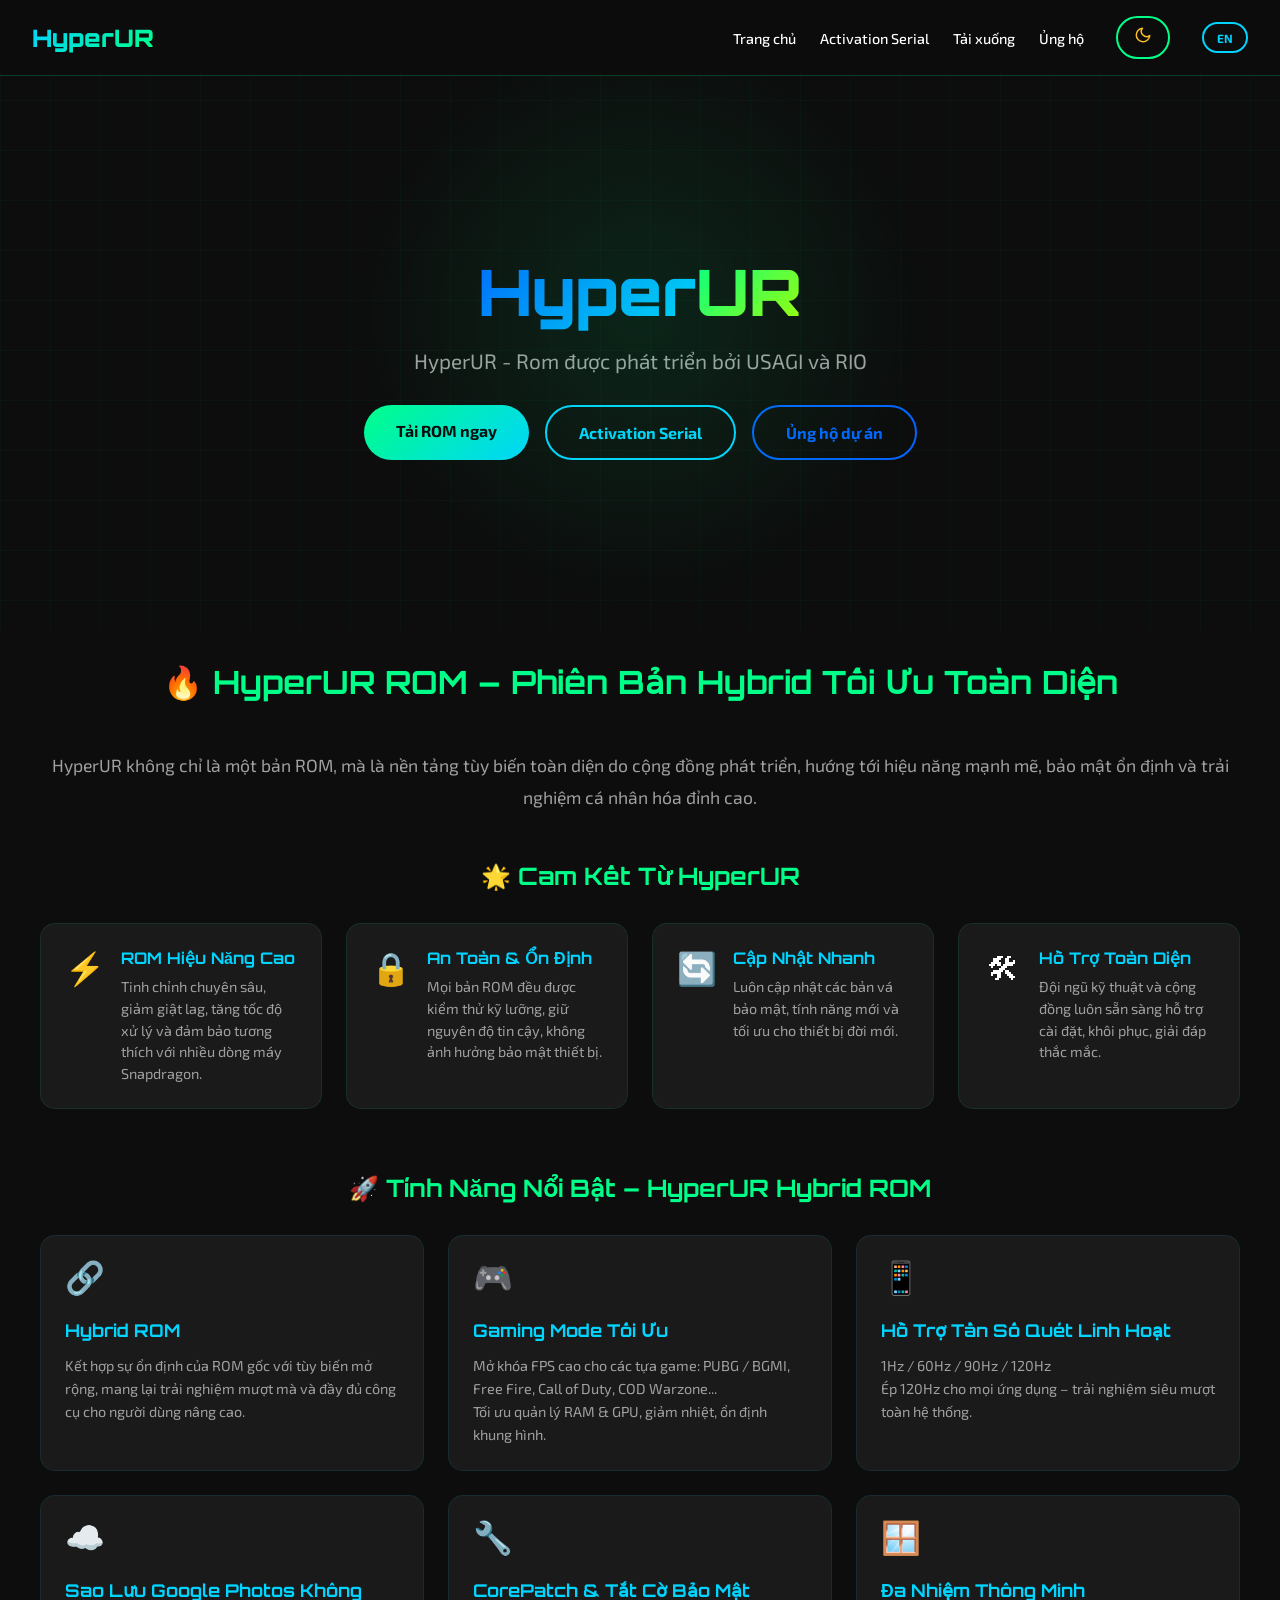
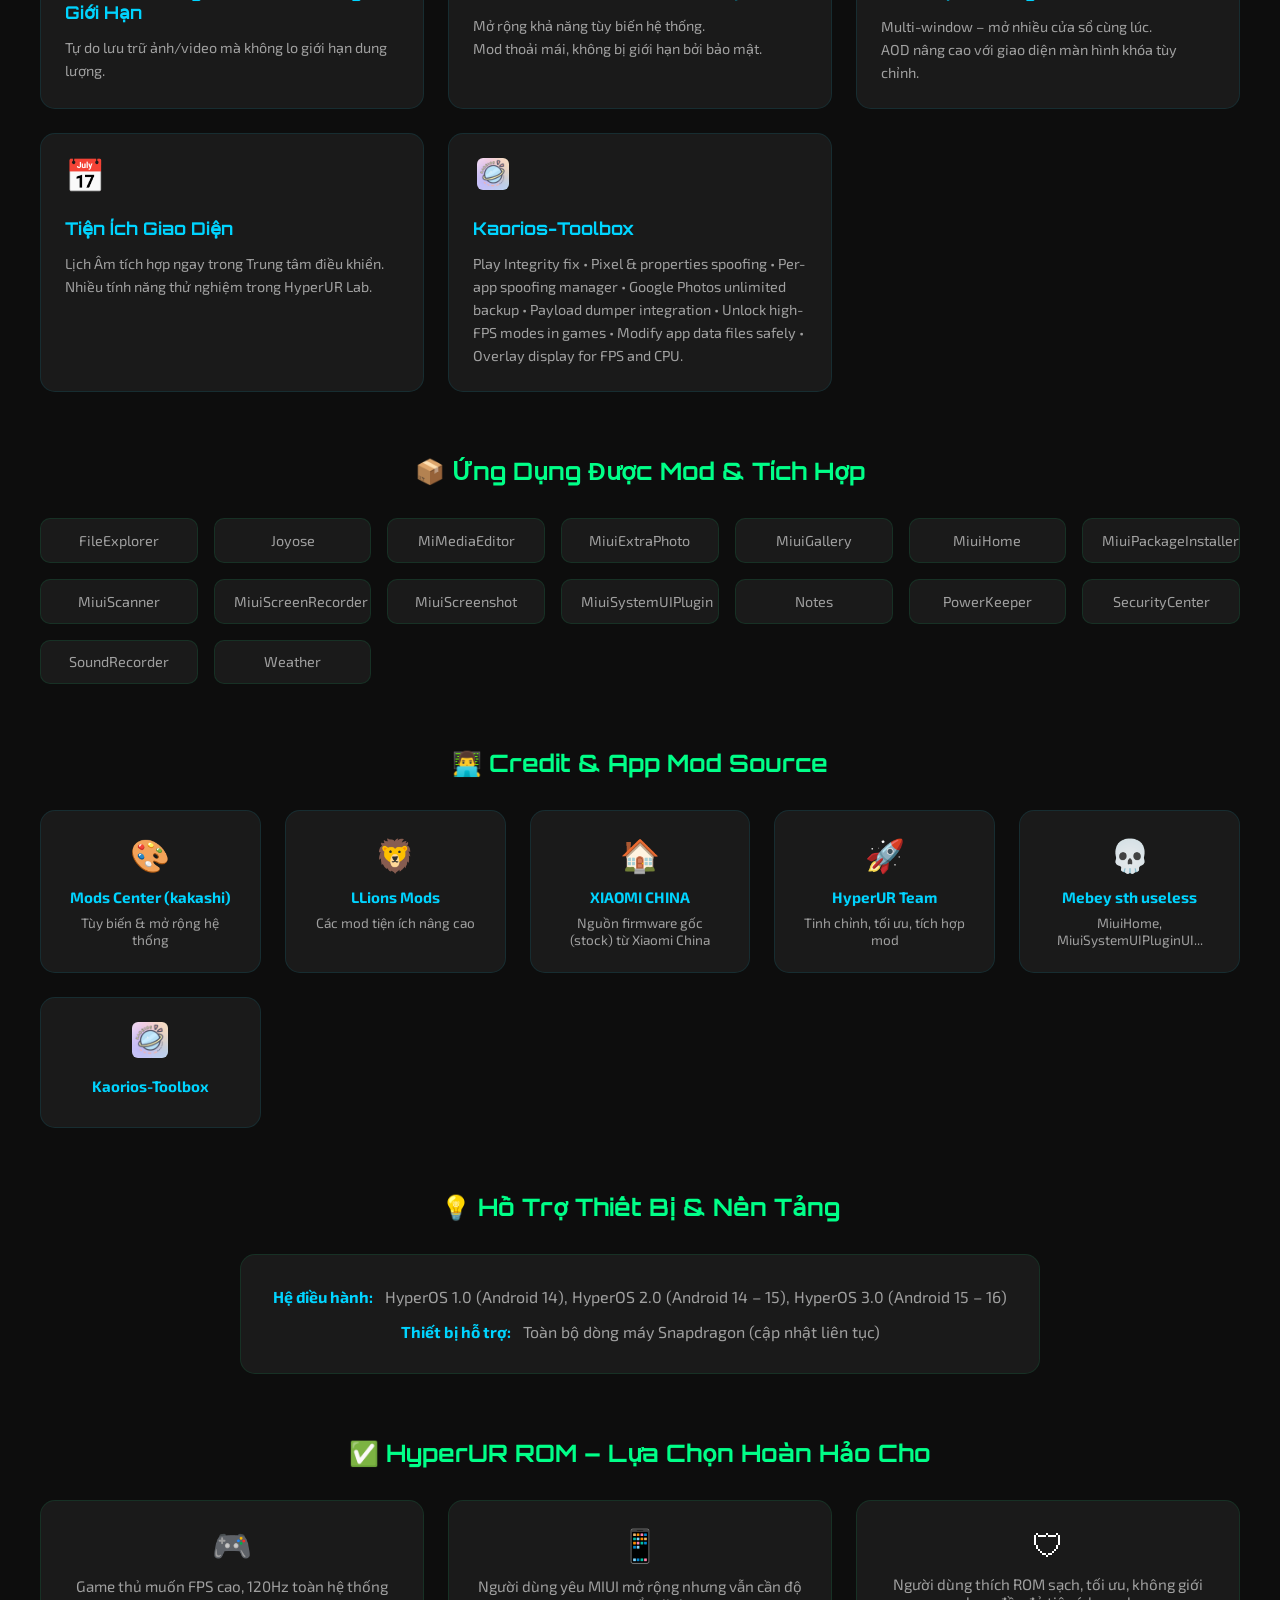
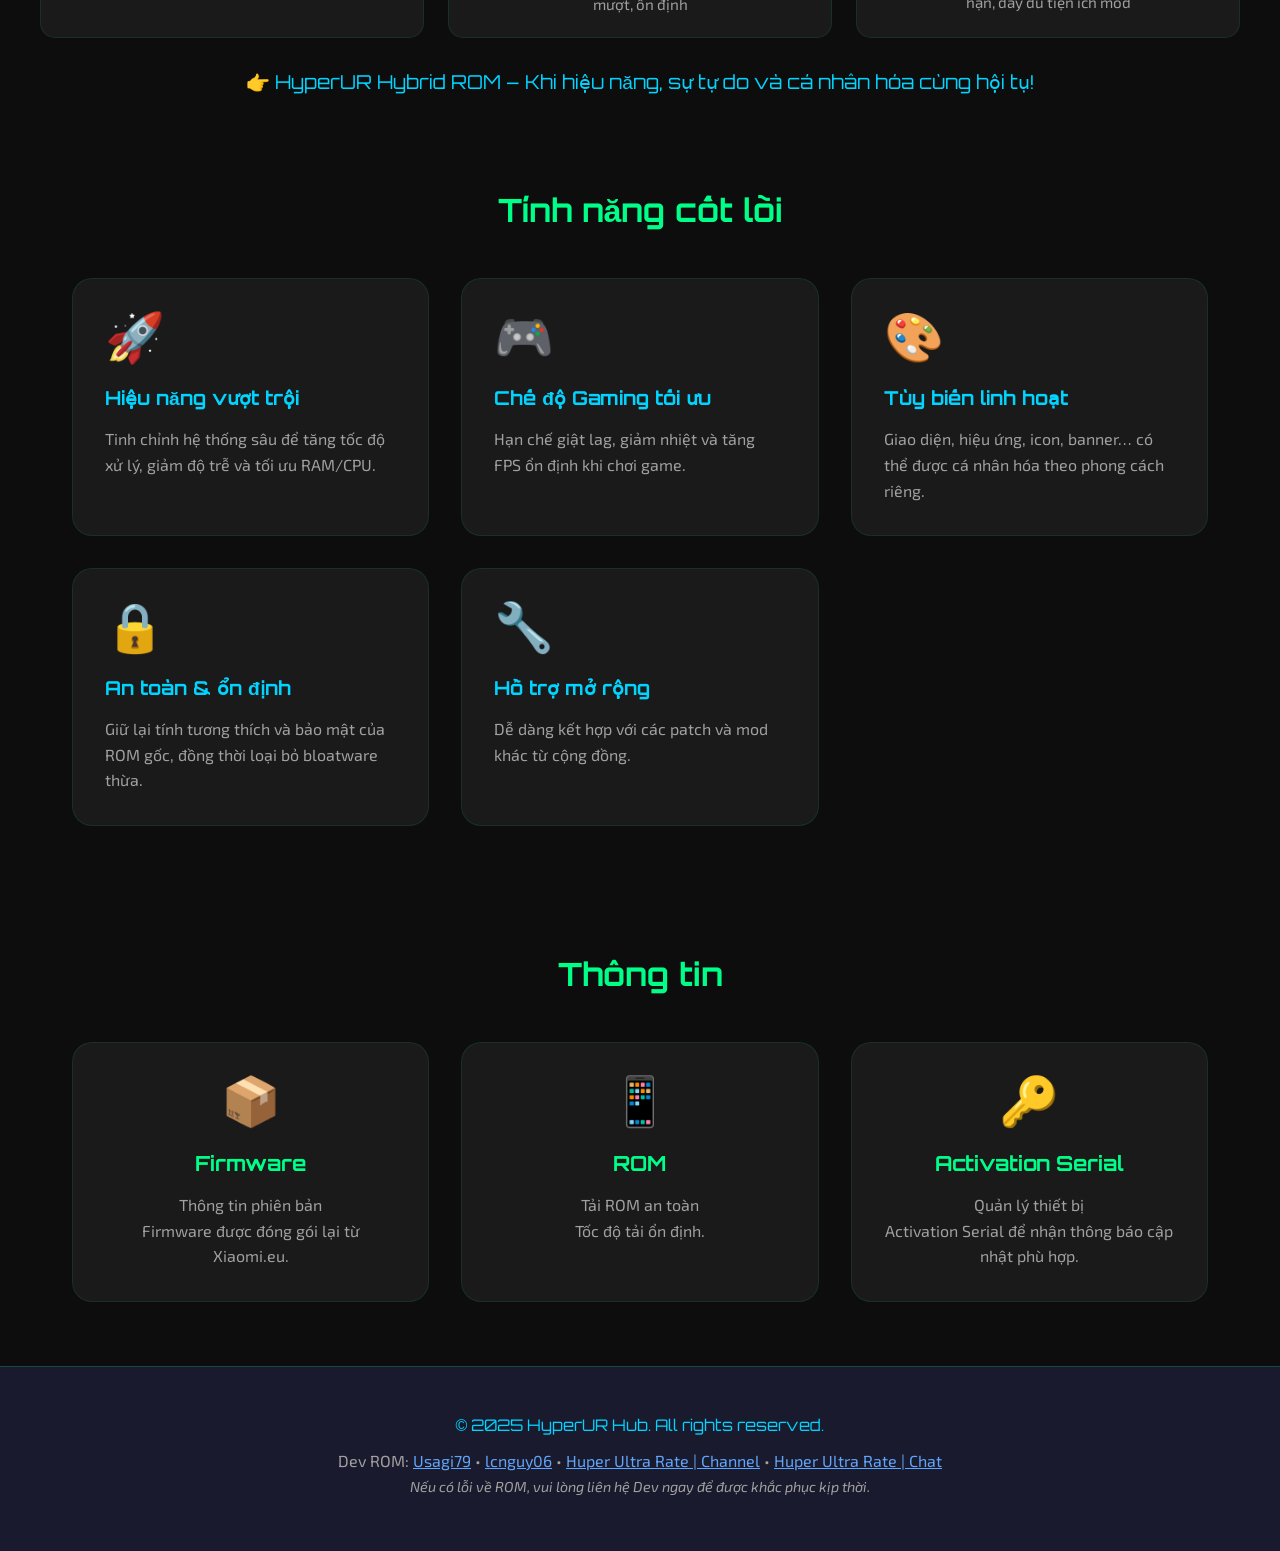
<file: index.html>
<!DOCTYPE html>
<html lang="vi">
<head>
    <meta charset="UTF-8">
    <meta name="viewport" content="width=device-width, initial-scale=1.0">
    <title>HyperUR</title>
    <link rel="icon" href="img/logo.png" type="image/png">
    <link rel="preconnect" href="https://fonts.googleapis.com">
    <link rel="preconnect" href="https://fonts.gstatic.com" crossorigin>
    <link href="https://fonts.googleapis.com/css2?family=Exo+2:wght@400;500;700&family=Orbitron:wght@500;700;900&display=swap" rel="stylesheet">
    <link rel="stylesheet" href="style.css">
    <script src="translations.js"></script>
</head>
<body>
    <header>
        <div class="logo"><a href="index.html" style="text-decoration:none;color:inherit;">HyperUR</a></div>
        <nav>
            <ul class="nav-links">
                <li><a href="#home" data-i18n="nav.home">Trang chủ</a></li>
                <li><a href="serial.html" data-i18n="nav.register">Activation Serial</a></li>
                <li><a href="download.html" data-i18n="nav.download">Tải xuống</a></li>
                <li><a href="support.html" data-i18n="nav.support">Ủng hộ</a></li>
            </ul>
            <button class="theme-toggle" id="themeToggle"></button>
            <button class="lang-toggle" id="langToggle">EN</button>
            <div class="hamburger" id="hamburger">
                <span></span>
                <span></span>
                <span></span>
            </div>
        </nav>
    </header>

    <section class="hero" id="home">
        <h1>
            <span class="hyper">Hyper</span><span class="mods">UR</span>
        </h1>
        <p class="subtitle" data-i18n="hero.subtitle">HyperUR - Rom được phát triển bởi USAGI và RIO</p>
        <div class="hero-buttons">
            <a href="#info" class="btn btn-primary" data-i18n="hero.btn.download">Tải ROM ngay</a>
            <a href="#info" class="btn btn-secondary" data-i18n="hero.btn.register">Activation Serial</a>
            <a href="#info" class="btn btn-tertiary" data-i18n="hero.btn.support">Ủng hộ dự án</a>
        </div>
    </section>

    <!-- Intro / Features Detail Section -->
    <section class="intro-section" id="features">
        <div class="intro-content">
            <h2 class="section-title" data-i18n="intro.title">🔥 HyperUR ROM – Phiên Bản Hybrid Tối Ưu Toàn Diện</h2>
            <p class="intro-desc" data-i18n="intro.desc">HyperUR không chỉ là một bản ROM, mà là nền tảng tùy biến toàn diện do cộng đồng phát triển, hướng tới hiệu năng mạnh mẽ, bảo mật ổn định và trải nghiệm cá nhân hóa đỉnh cao.</p>

            <!-- Commitments -->
            <div class="commitments">
                <h3 data-i18n="commitments.title">🌟 Cam Kết Từ HyperUR</h3>
                <div class="commitment-grid">
                    <div class="commitment-item">
                        <span class="commitment-icon">⚡</span>
                        <div>
                            <h4 data-i18n="commitments.performance.title">ROM Hiệu Năng Cao</h4>
                            <p data-i18n="commitments.performance.desc">Tinh chỉnh chuyên sâu, giảm giật lag, tăng tốc độ xử lý và đảm bảo tương thích với nhiều dòng máy Snapdragon.</p>
                        </div>
                    </div>
                    <div class="commitment-item">
                        <span class="commitment-icon">🔒</span>
                        <div>
                            <h4 data-i18n="commitments.safety.title">An Toàn & Ổn Định</h4>
                            <p data-i18n="commitments.safety.desc">Mọi bản ROM đều được kiểm thử kỹ lưỡng, giữ nguyên độ tin cậy, không ảnh hưởng bảo mật thiết bị.</p>
                        </div>
                    </div>
                    <div class="commitment-item">
                        <span class="commitment-icon">🔄</span>
                        <div>
                            <h4 data-i18n="commitments.update.title">Cập Nhật Nhanh</h4>
                            <p data-i18n="commitments.update.desc">Luôn cập nhật các bản vá bảo mật, tính năng mới và tối ưu cho thiết bị đời mới.</p>
                        </div>
                    </div>
                    <div class="commitment-item">
                        <span class="commitment-icon">🛠</span>
                        <div>
                            <h4 data-i18n="commitments.support.title">Hỗ Trợ Toàn Diện</h4>
                            <p data-i18n="commitments.support.desc">Đội ngũ kỹ thuật và cộng đồng luôn sẵn sàng hỗ trợ cài đặt, khôi phục, giải đáp thắc mắc.</p>
                        </div>
                    </div>
                </div>
            </div>

            <!-- Feature Detail -->
            <div class="features-detail">
                <h3 data-i18n="features.title">🚀 Tính Năng Nổi Bật – HyperUR Hybrid ROM</h3>
                <div class="feature-detail-grid">
                    <div class="feature-detail-card">
                        <div class="feature-detail-icon">🔗</div>
                        <h4 data-i18n="features.hybrid.title">Hybrid ROM</h4>
                        <p data-i18n="features.hybrid.desc">Kết hợp sự ổn định của ROM gốc với tùy biến mở rộng, mang lại trải nghiệm mượt mà và đầy đủ công cụ cho người dùng nâng cao.</p>
                    </div>
                    <div class="feature-detail-card">
                        <div class="feature-detail-icon">🎮</div>
                        <h4 data-i18n="features.gaming.title">Gaming Mode Tối Ưu</h4>
                        <p data-i18n-html="features.gaming.desc">Mở khóa FPS cao cho các tựa game: PUBG / BGMI, Free Fire, Call of Duty, COD Warzone...<br>Tối ưu quản lý RAM & GPU, giảm nhiệt, ổn định khung hình.</p>
                    </div>
                    <div class="feature-detail-card">
                        <div class="feature-detail-icon">📱</div>
                        <h4 data-i18n="features.refresh.title">Hỗ Trợ Tần Số Quét Linh Hoạt</h4>
                        <p data-i18n-html="features.refresh.desc">1Hz / 60Hz / 90Hz / 120Hz<br>Ép 120Hz cho mọi ứng dụng – trải nghiệm siêu mượt toàn hệ thống.</p>
                    </div>
                    <div class="feature-detail-card">
                        <div class="feature-detail-icon">☁️</div>
                        <h4 data-i18n="features.photos.title">Sao Lưu Google Photos Không Giới Hạn</h4>
                        <p data-i18n="features.photos.desc">Tự do lưu trữ ảnh/video mà không lo giới hạn dung lượng.</p>
                    </div>
                    <div class="feature-detail-card">
                        <div class="feature-detail-icon">🔧</div>
                        <h4 data-i18n="features.corepatch.title">CorePatch & Tắt Cờ Bảo Mật</h4>
                        <p data-i18n-html="features.corepatch.desc">Mở rộng khả năng tùy biến hệ thống.<br>Mod thoải mái, không bị giới hạn bởi bảo mật.</p>
                    </div>
                    <div class="feature-detail-card">
                        <div class="feature-detail-icon">🪟</div>
                        <h4 data-i18n="features.multitask.title">Đa Nhiệm Thông Minh</h4>
                        <p data-i18n-html="features.multitask.desc">Multi-window – mở nhiều cửa sổ cùng lúc.<br>AOD nâng cao với giao diện màn hình khóa tùy chỉnh.</p>
                    </div>
                    <div class="feature-detail-card">
                        <div class="feature-detail-icon">📅</div>
                        <h4 data-i18n="features.ui.title">Tiện Ích Giao Diện</h4>
                        <p data-i18n-html="features.ui.desc">Lịch Âm tích hợp ngay trong Trung tâm điều khiển.<br>Nhiều tính năng thử nghiệm trong HyperUR Lab.</p>
                    </div>
                    <div class="feature-detail-card">
                        <div class="feature-detail-icon"><img src="images/logo_toolbox.jpg" alt="Kaorios-Toolbox" style="width:32px;height:32px;border-radius:6px;object-fit:contain;" onerror="this.style.display='none'"></div>
                        <h4>Kaorios-Toolbox</h4>
                        <p data-i18n-html="features.toolbox.desc">Play Integrity fix • Pixel & properties spoofing • Per-app spoofing manager • Google Photos unlimited backup • Payload dumper integration • Unlock high-FPS modes in games • Modify app data files safely • Overlay display for FPS and CPU.</p>
                    </div>
                </div>
            </div>

            <!-- Apps Section -->
            <div class="apps-section">
                <h3 data-i18n="apps.title">📦 Ứng Dụng Được Mod & Tích Hợp</h3>
                <div class="apps-grid">
                    <span class="app-tag">FileExplorer</span>
                    <span class="app-tag">Joyose</span>
                    <span class="app-tag">MiMediaEditor</span>
                    <span class="app-tag">MiuiExtraPhoto</span>
                    <span class="app-tag">MiuiGallery</span>
                    <span class="app-tag">MiuiHome</span>
                    <span class="app-tag">MiuiPackageInstaller</span>
                    <span class="app-tag">MiuiScanner</span>
                    <span class="app-tag">MiuiScreenRecorder</span>
                    <span class="app-tag">MiuiScreenshot</span>
                    <span class="app-tag">MiuiSystemUIPlugin</span>
                    <span class="app-tag">Notes</span>
                    <span class="app-tag">PowerKeeper</span>
                    <span class="app-tag">SecurityCenter</span>
                    <span class="app-tag">SoundRecorder</span>
                    <span class="app-tag">Weather</span>
                </div>
            </div>

            <!-- Credits Section -->
            <div class="credits-section">
                <h3 data-i18n="credits.title">👨‍💻 Credit & App Mod Source</h3>
                <div class="credits-grid">
                    <div class="credit-item">
                        <span class="credit-icon">🎨</span>
                        <strong data-i18n="credits.mods.title">Mods Center (kakashi)</strong>
                        <p data-i18n="credits.mods.desc">Tùy biến & mở rộng hệ thống</p>
                    </div>
                    <div class="credit-item">
                        <span class="credit-icon">🦁</span>
                        <strong data-i18n="credits.llions.title">LLions Mods</strong>
                        <p data-i18n="credits.llions.desc">Các mod tiện ích nâng cao</p>
                    </div>
                    <div class="credit-item">
                        <span class="credit-icon">🏠</span>
                        <strong data-i18n="credits.xiaomieu.title">XIAOMI CHINA</strong>
                        <p data-i18n="credits.xiaomieu.desc">Nguồn firmware gốc (stock) từ Xiaomi China</p>
                    </div>
                    <div class="credit-item">
                        <span class="credit-icon">🚀</span>
                        <strong data-i18n="credits.hyperur.title">HyperUR Team</strong>
                        <p data-i18n="credits.hyperur.desc">Tinh chỉnh, tối ưu, tích hợp mod</p>
                    </div>
                    <div class="credit-item">
                        <span class="credit-icon">💀</span>
                        <strong data-i18n="credits.mebey.title">Mebey sth useless</strong>
                        <p data-i18n="credits.mebey.desc">MiuiHome, MiuiSystemUIPluginUI...</p>
                    </div>
                    <div class="credit-item">
                        <span class="credit-icon"><img src="images/logo_toolbox.jpg" alt="Kaorios-Toolbox" style="width:36px;height:36px;border-radius:6px;object-fit:contain;" onerror="this.style.display='none'"></span>
                        <strong>Kaorios-Toolbox</strong>
                    </div>
                </div>
            </div>

            <!-- Support Section -->
            <div class="support-section">
                <h3 data-i18n="support.title">💡 Hỗ Trợ Thiết Bị & Nền Tảng</h3>
                <div class="support-info">
                    <div class="support-item">
                        <strong data-i18n="support.os.label">Hệ điều hành:</strong>
                        <span data-i18n="support.os.value">HyperOS 1.0 (Android 14), HyperOS 2.0 (Android 14 – 15), HyperOS 3.0 (Android 15 – 16)</span>
                    </div>
                    <div class="support-item">
                        <strong data-i18n="support.devices.label">Thiết bị hỗ trợ:</strong>
                        <span data-i18n="support.devices.value">Toàn bộ dòng máy Snapdragon (cập nhật liên tục)</span>
                    </div>
                </div>
            </div>

            <!-- CTA Section -->
            <div class="cta-section">
                <h3 data-i18n="cta.title">✅ HyperUR ROM – Lựa Chọn Hoàn Hảo Cho</h3>
                <div class="cta-grid">
                    <div class="cta-item">
                        <span class="cta-icon">🎮</span>
                        <p data-i18n="cta.gamer">Game thủ muốn FPS cao, 120Hz toàn hệ thống</p>
                    </div>
                    <div class="cta-item">
                        <span class="cta-icon">📱</span>
                        <p data-i18n="cta.miui">Người dùng yêu MIUI mở rộng nhưng vẫn cần độ mượt, ổn định</p>
                    </div>
                    <div class="cta-item">
                        <span class="cta-icon">🛡</span>
                        <p data-i18n="cta.clean">Người dùng thích ROM sạch, tối ưu, không giới hạn, đầy đủ tiện ích mod</p>
                    </div>
                </div>
                <p class="cta-tagline" data-i18n="cta.tagline">👉 HyperUR Hybrid ROM – Khi hiệu năng, sự tự do và cá nhân hóa cùng hội tụ!</p>
            </div>
        </div>
    </section>

    <!-- Core Features Grid -->
    <section class="core-features">
        <h2 class="section-title" data-i18n="core.title">Tính năng cốt lõi</h2>
        <div class="features-grid">
            <div class="feature-card">
                <div class="feature-icon">🚀</div>
                <h3 data-i18n="core.perf.title">Hiệu năng vượt trội</h3>
                <p data-i18n="core.perf.desc">Tinh chỉnh hệ thống sâu để tăng tốc độ xử lý, giảm độ trễ và tối ưu RAM/CPU.</p>
            </div>
            <div class="feature-card">
                <div class="feature-icon">🎮</div>
                <h3 data-i18n="core.gaming.title">Chế độ Gaming tối ưu</h3>
                <p data-i18n="core.gaming.desc">Hạn chế giật lag, giảm nhiệt và tăng FPS ổn định khi chơi game.</p>
            </div>
            <div class="feature-card">
                <div class="feature-icon">🎨</div>
                <h3 data-i18n="core.custom.title">Tùy biến linh hoạt</h3>
                <p data-i18n="core.custom.desc">Giao diện, hiệu ứng, icon, banner… có thể được cá nhân hóa theo phong cách riêng.</p>
            </div>
            <div class="feature-card">
                <div class="feature-icon">🔒</div>
                <h3 data-i18n="core.safe.title">An toàn & ổn định</h3>
                <p data-i18n="core.safe.desc">Giữ lại tính tương thích và bảo mật của ROM gốc, đồng thời loại bỏ bloatware thừa.</p>
            </div>
            <div class="feature-card">
                <div class="feature-icon">🔧</div>
                <h3 data-i18n="core.ext.title">Hỗ trợ mở rộng</h3>
                <p data-i18n="core.ext.desc">Dễ dàng kết hợp với các patch và mod khác từ cộng đồng.</p>
            </div>
        </div>
    </section>


    <section class="info-section" id="info">
        <h2 class="section-title" data-i18n="info.title">Thông tin</h2>
        <div class="info-grid">
            <div class="info-card">
                <div class="info-card-icon">📦</div>
                <h3 data-i18n="info.firmware.title">Firmware</h3>
                <p data-i18n-html="info.firmware.desc">Thông tin phiên bản<br>Firmware được đóng gói lại từ Xiaomi.eu.</p>
            </div>
            <div class="info-card">
                <div class="info-card-icon">📱</div>
                <h3 data-i18n="info.rom.title">ROM</h3>
                <p data-i18n-html="info.rom.desc">Tải ROM an toàn<br>Tốc độ tải ổn định.</p>
            </div>
            <div class="info-card">
                <div class="info-card-icon">🔑</div>
                <h3 data-i18n="info.serial.title">Activation Serial</h3>
                <p data-i18n-html="info.serial.desc">Quản lý thiết bị<br>Activation Serial để nhận thông báo cập nhật phù hợp.</p>
            </div>
        </div>
    </section>

    <footer>
        <p class="dev-info" data-i18n="footer.copyright">© 2025 HyperUR Hub. All rights reserved.</p>
        <p>Dev ROM: <a href="https://t.me/Usagi79" target="_blank" style="color:#60a5fa;">Usagi79</a> • <a href="https://t.me/lcnguy06" target="_blank" style="color:#60a5fa;">lcnguy06</a> • <a href="https://t.me/hypermodupdate" target="_blank" style="color:#60a5fa;">Huper Ultra Rate | Channel</a> • <a href="https://t.me/HuperUltraRateChat" target="_blank" style="color:#60a5fa;">Huper Ultra Rate | Chat</a></p>
        <p class="contact-msg" data-i18n="footer.contact">Nếu có lỗi về ROM, vui lòng liên hệ Dev ngay để được khắc phục kịp thời.</p>
    </footer>

    <script src="script.js"></script>
</body>
</html>
</file>
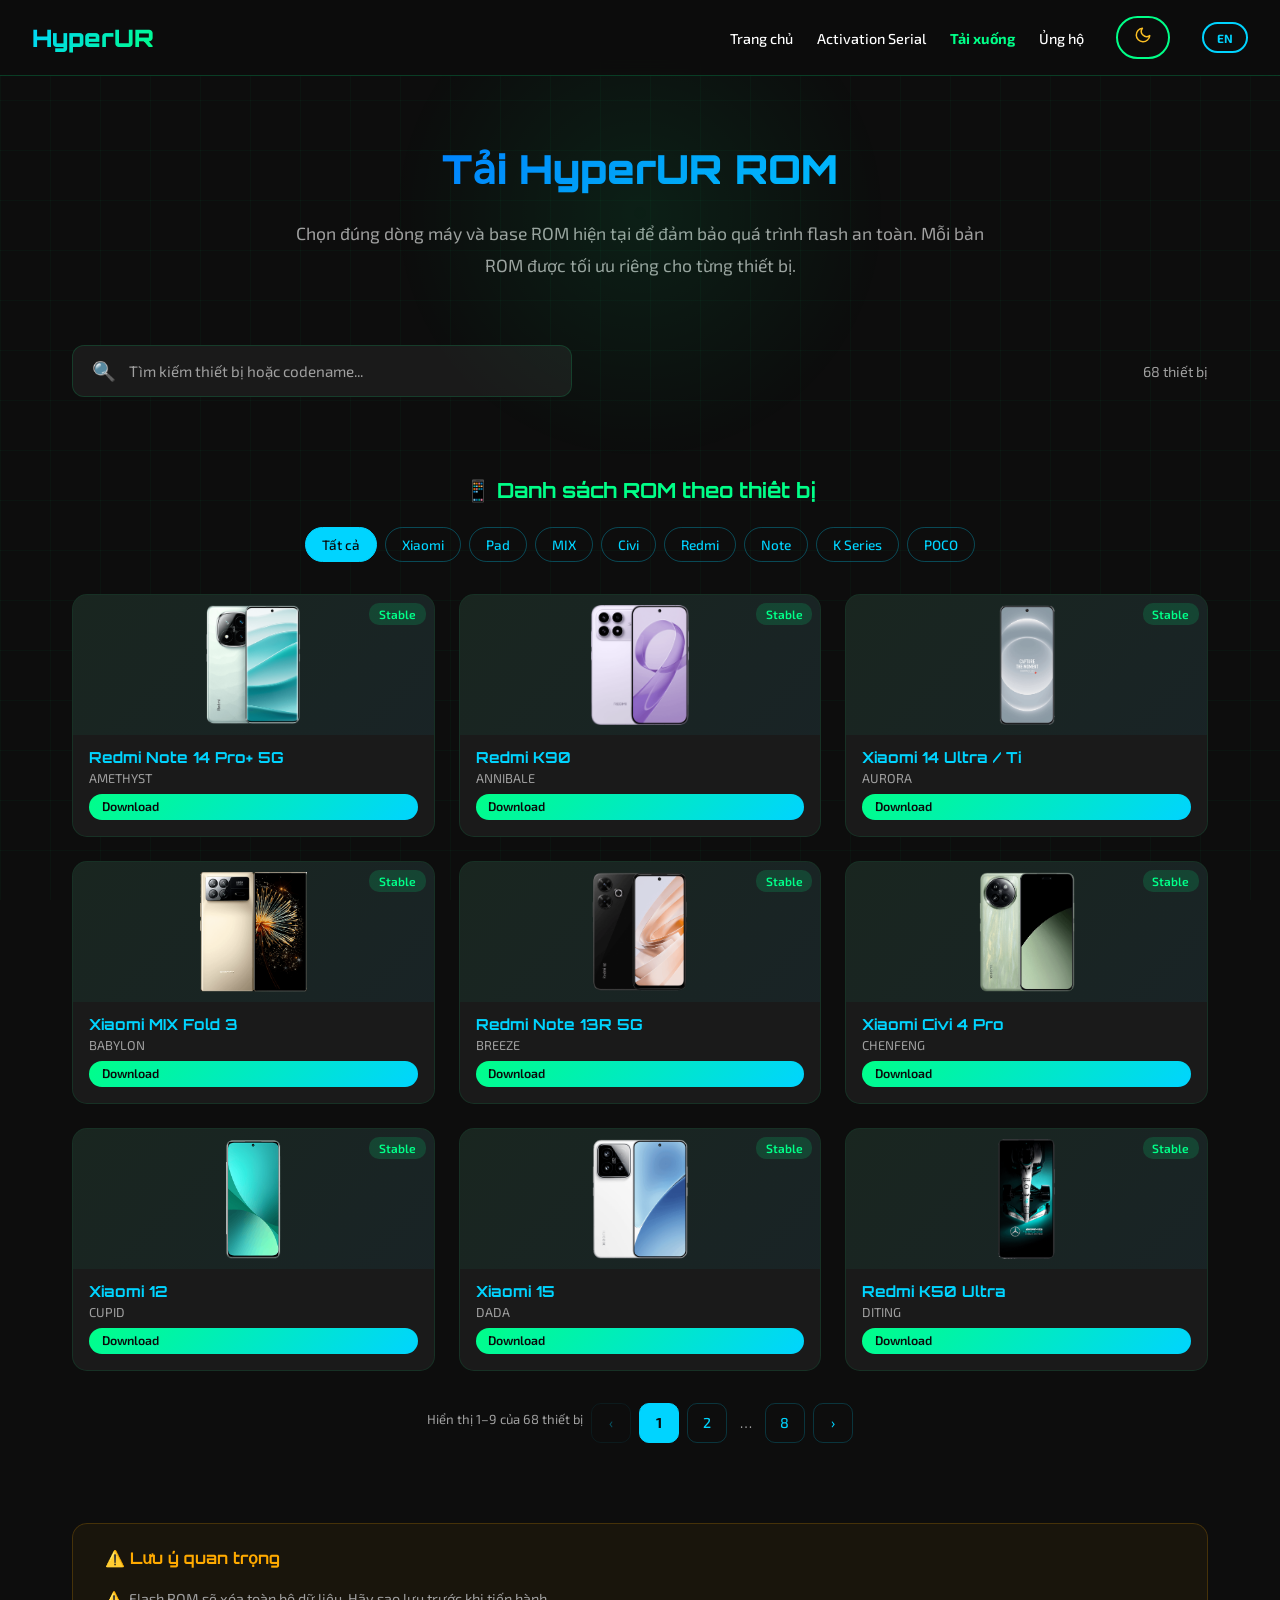
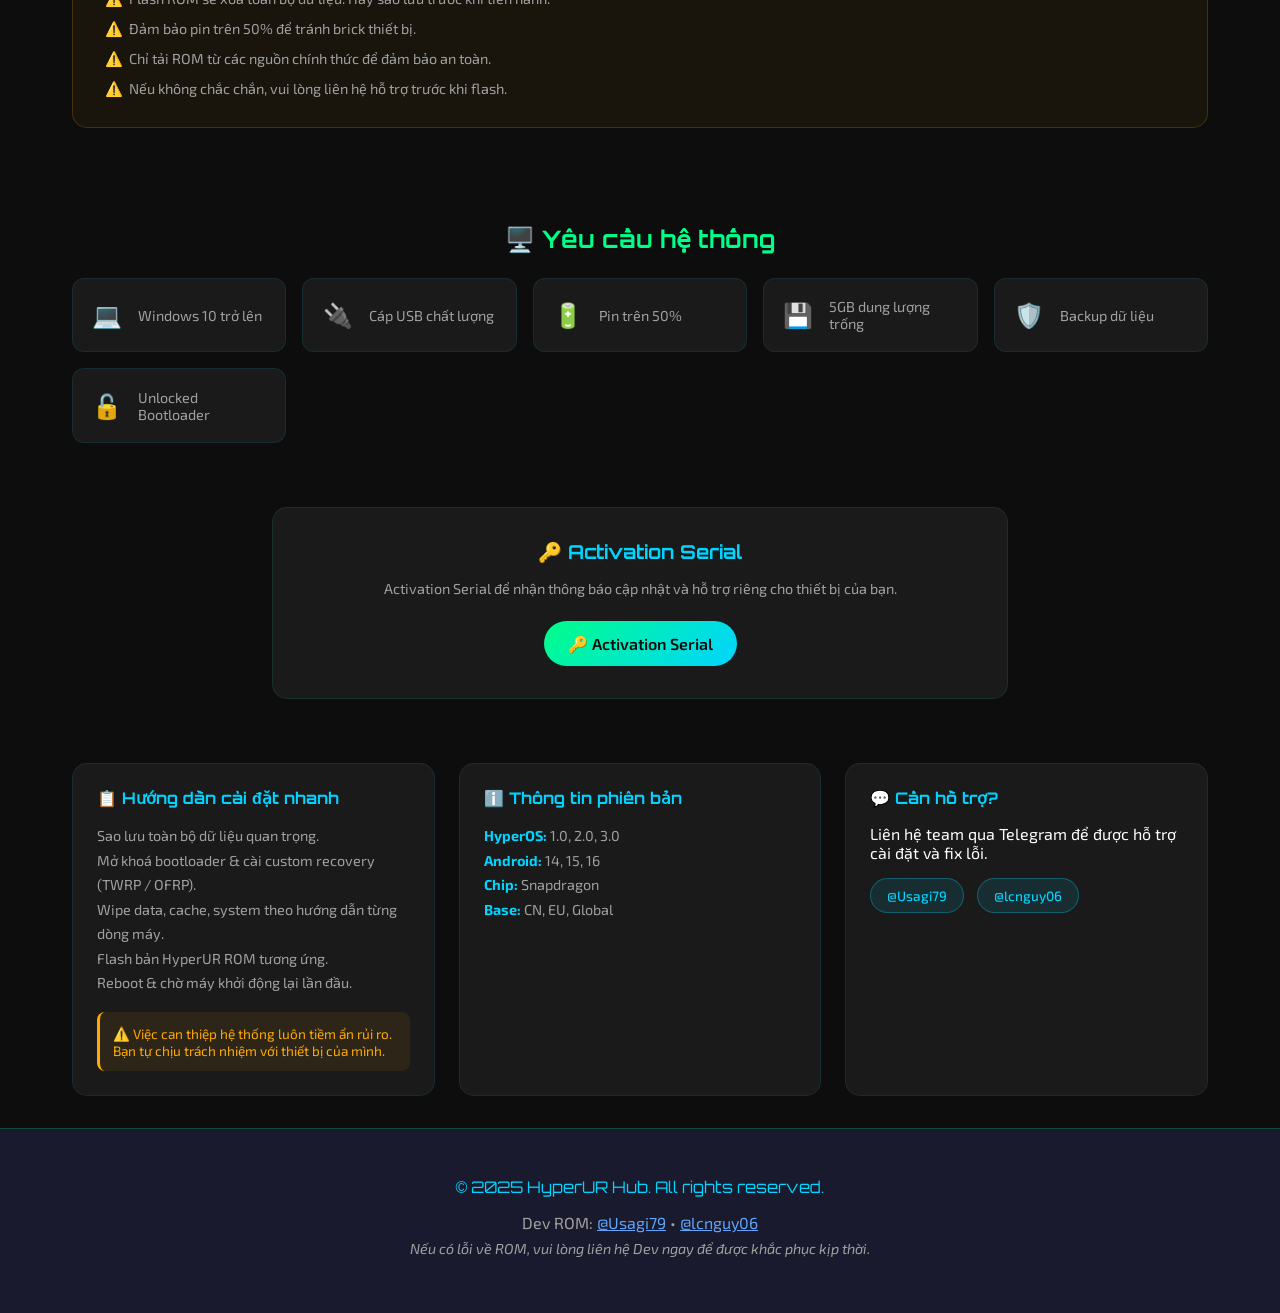
<file: download.html>
<!DOCTYPE html>
<html lang="vi">
<head>
    <meta charset="UTF-8">
    <meta name="viewport" content="width=device-width, initial-scale=1.0">
    <title>Tải xuống - HyperUR</title>
    <link rel="icon" href="img/logo.png" type="image/png">
    <link rel="preconnect" href="https://fonts.googleapis.com">
    <link rel="preconnect" href="https://fonts.gstatic.com" crossorigin>
    <link href="https://fonts.googleapis.com/css2?family=Exo+2:wght@400;500;700&family=Orbitron:wght@500;700;900&display=swap" rel="stylesheet">
    <link rel="stylesheet" href="style.css">
    <script src="translations.js"></script>
    <style>
        .download-page {
            padding-top: 80px;
            min-height: 100vh;
        }

        /* Downloads Hero */
        .downloads-hero {
            text-align: center;
            padding: 4rem 2rem;
            max-width: 900px;
            margin: 0 auto;
            position: relative;
        }

        .downloads-hero::after {
            content: '';
            position: absolute;
            top: 50%;
            left: 50%;
            transform: translate(-50%, -50%);
            width: 500px;
            height: 500px;
            background: radial-gradient(circle, rgba(0, 255, 136, 0.08) 0%, transparent 70%);
            pointer-events: none;
        }

        .downloads-hero h1 {
            font-family: 'Orbitron', sans-serif;
            font-size: 2.5rem;
            font-weight: 900;
            margin-bottom: 1.5rem;
            background: linear-gradient(135deg, var(--accent-blue), var(--accent-cyan));
            -webkit-background-clip: text;
            -webkit-text-fill-color: transparent;
            background-clip: text;
        }

        .downloads-hero-subtitle {
            font-size: 1.1rem;
            color: var(--text-secondary);
            line-height: 1.8;
            max-width: 700px;
            margin: 0 auto;
        }

        /* Tool Download Card */
        .tool-download-section {
            padding: 0 2rem 3rem;
            max-width: 1200px;
            margin: 0 auto;
        }

        .tool-download-card {
            background: var(--card-bg);
            padding: 1.5rem 2rem;
            border-radius: 15px;
            border: 1px solid rgba(0, 255, 136, 0.15);
            display: flex;
            align-items: center;
            justify-content: space-between;
            gap: 1.5rem;
            flex-wrap: wrap;
            transition: all 0.3s ease;
        }

        .tool-download-card:hover {
            border-color: var(--accent-green);
            box-shadow: var(--glow-green);
        }

        .tool-download-info {
            display: flex;
            align-items: center;
            gap: 1.5rem;
            flex: 1;
            min-width: 250px;
        }

        .tool-download-icon {
            font-size: 2.5rem;
            flex-shrink: 0;
        }

        .tool-download-info h3 {
            font-family: 'Orbitron', sans-serif;
            font-size: 1.1rem;
            color: var(--accent-cyan);
            margin-bottom: 0.3rem;
        }

        .tool-download-info p {
            color: var(--text-secondary);
            font-size: 0.9rem;
            line-height: 1.5;
        }

        .btn-tool-download {
            padding: 0.8rem 1.5rem;
            border-radius: 25px;
            text-decoration: none;
            font-weight: 600;
            transition: all 0.3s ease;
            display: inline-flex;
            align-items: center;
            gap: 0.5rem;
            background: linear-gradient(135deg, var(--accent-green), var(--accent-cyan));
            color: var(--primary);
            flex-shrink: 0;
        }

        .btn-tool-download:hover {
            transform: translateY(-2px);
            box-shadow: var(--glow-green);
        }

        /* Search & Filter Bar */
        .search-filter-section {
            padding: 0 2rem 3rem;
            max-width: 1200px;
            margin: 0 auto;
        }

        .search-filter-bar {
            display: flex;
            align-items: center;
            justify-content: space-between;
            gap: 1.5rem;
            flex-wrap: wrap;
        }

        .search-box {
            display: flex;
            align-items: center;
            background: var(--card-bg);
            border: 1px solid rgba(0, 255, 136, 0.15);
            border-radius: 12px;
            padding: 0.8rem 1.2rem;
            gap: 0.8rem;
            flex: 1;
            min-width: 280px;
            max-width: 500px;
            transition: all 0.3s ease;
        }

        .search-box:focus-within {
            border-color: var(--accent-green);
            box-shadow: var(--glow-green);
        }

        .search-icon {
            font-size: 1.2rem;
            flex-shrink: 0;
        }

        .search-input {
            background: transparent;
            border: none;
            outline: none;
            color: var(--text-primary);
            font-family: 'Exo 2', sans-serif;
            font-size: 0.95rem;
            width: 100%;
        }

        .search-input::placeholder {
            color: var(--text-secondary);
        }

        .filter-info {
            color: var(--text-secondary);
            font-size: 0.9rem;
        }

        /* Category Tabs */
        .slider-header {
            margin-bottom: 2rem;
        }

        .slider-header h2 {
            font-family: 'Orbitron', sans-serif;
            font-size: 1.3rem;
            color: var(--accent-green);
            margin-bottom: 1.5rem;
            text-align: center;
        }

        .category-tabs {
            display: flex;
            gap: 0.5rem;
            flex-wrap: wrap;
            justify-content: center;
        }

        .category-tab {
            padding: 0.5rem 1rem;
            border-radius: 20px;
            border: 1px solid rgba(0, 212, 255, 0.3);
            background: transparent;
            color: var(--accent-cyan);
            font-family: 'Exo 2', sans-serif;
            font-size: 0.85rem;
            font-weight: 500;
            cursor: pointer;
            transition: all 0.3s ease;
        }

        .category-tab:hover {
            border-color: var(--accent-cyan);
            background: rgba(0, 212, 255, 0.1);
        }

        .category-tab.active {
            background: var(--accent-cyan);
            color: var(--primary);
            border-color: var(--accent-cyan);
        }

        /* Device Slider */
        .device-slider-section {
            padding: 2rem;
            max-width: 1200px;
            margin: 0 auto;
        }

        .device-slider-wrapper {
            position: relative;
            display: flex;
            align-items: center;
            gap: 1rem;
        }

        .device-slider {
            display: grid;
            grid-template-columns: repeat(auto-fill, minmax(280px, 1fr));
            gap: 1.5rem;
            width: 100%;
        }

        .device-card {
            background: var(--card-bg);
            padding: 0;
            border-radius: 15px;
            border: 1px solid rgba(0, 255, 136, 0.1);
            transition: all 0.3s ease;
            cursor: pointer;
            overflow: hidden;
        }

        .device-card:hover {
            border-color: var(--accent-green);
            box-shadow: var(--glow-green);
            transform: translateY(-5px);
        }

        .device-card-image {
            width: 100%;
            height: 140px;
            display: flex;
            align-items: center;
            justify-content: center;
            background: linear-gradient(135deg, rgba(0, 255, 136, 0.05), rgba(0, 212, 255, 0.05));
            position: relative;
            overflow: hidden;
        }

        .device-card-image img {
            max-width: 100%;
            max-height: 120px;
            object-fit: contain;
        }

        .device-card-image .device-fallback-icon {
            font-size: 3.5rem;
            opacity: 0.6;
        }

        .device-card-body {
            padding: 1rem 1.2rem;
        }

        .device-card-header {
            display: flex;
            justify-content: space-between;
            align-items: flex-start;
            margin-bottom: 0.5rem;
            gap: 0.5rem;
        }

        .device-card h3 {
            font-family: 'Orbitron', sans-serif;
            font-size: 0.95rem;
            color: var(--accent-cyan);
        }

        .device-codename {
            font-size: 0.8rem;
            color: var(--text-secondary);
            margin-top: 0.2rem;
        }

        .device-badge {
            padding: 0.25rem 0.6rem;
            border-radius: 10px;
            font-size: 0.75rem;
            font-weight: 600;
            flex-shrink: 0;
        }

        .badge-new {
            background: rgba(0, 255, 136, 0.15);
            color: var(--accent-green);
        }

        .badge-update {
            background: rgba(0, 212, 255, 0.15);
            color: var(--accent-cyan);
        }

        .device-card-status {
            position: absolute;
            top: 0.5rem;
            right: 0.5rem;
        }

        .device-card p {
            color: var(--text-secondary);
            font-size: 0.85rem;
            line-height: 1.5;
            margin-bottom: 0.8rem;
        }

        .device-card-meta {
            display: flex;
            gap: 0.8rem;
            flex-wrap: wrap;
            font-size: 0.8rem;
            color: var(--text-secondary);
            margin-bottom: 0.8rem;
        }

        .device-card-meta span {
            display: flex;
            align-items: center;
            gap: 0.3rem;
        }

        /* ROM List per device */
        .rom-list {
            display: flex;
            flex-direction: column;
            gap: 0.5rem;
        }

        .rom-row {
            display: flex;
            align-items: center;
            justify-content: space-between;
            gap: 0.6rem;
            padding: 0.5rem 0.7rem;
            background: rgba(0, 255, 136, 0.03);
            border: 1px solid rgba(0, 255, 136, 0.08);
            border-radius: 8px;
            flex-wrap: wrap;
            transition: border-color 0.2s ease;
        }

        .rom-row:hover {
            border-color: rgba(0, 255, 136, 0.2);
        }

        .rom-info {
            display: flex;
            align-items: center;
            gap: 0.5rem;
            flex-wrap: wrap;
            flex: 1;
            min-width: 0;
        }

        .rom-version {
            font-size: 0.82rem;
            font-weight: 600;
            color: var(--accent-cyan);
        }

        .rom-base {
            font-size: 0.72rem;
            font-weight: 600;
            padding: 0.15rem 0.4rem;
            border-radius: 4px;
            background: rgba(0, 212, 255, 0.12);
            color: var(--accent-cyan);
        }

        .rom-android {
            font-size: 0.72rem;
            color: var(--text-secondary);
        }

        .rom-meta {
            display: flex;
            align-items: center;
            gap: 0.5rem;
            font-size: 0.72rem;
            color: var(--text-secondary);
            flex-shrink: 0;
        }

        .rom-meta span {
            display: flex;
            align-items: center;
            gap: 0.2rem;
        }

        .rom-btn {
            padding: 0.35rem 0.8rem !important;
            font-size: 0.78rem !important;
            flex-shrink: 0;
        }

        .rom-coming-soon {
            text-align: center;
            padding: 0.8rem;
            color: var(--text-secondary);
            font-size: 0.85rem;
            font-style: italic;
        }

        /* Adjust card body for ROM list */
        .device-card-body {
            padding: 0.8rem 1rem 1rem;
        }

        .device-card-body > p {
            display: none;
        }

        .device-card-btn {
            display: inline-flex;
            align-items: center;
            gap: 0.4rem;
            padding: 0.6rem 1.2rem;
            border-radius: 20px;
            text-decoration: none;
            font-size: 0.85rem;
            font-weight: 600;
            transition: all 0.3s ease;
            background: linear-gradient(135deg, var(--accent-green), var(--accent-cyan));
            color: var(--primary);
        }

        .device-card-btn:hover {
            transform: translateY(-2px);
            box-shadow: var(--glow-green);
        }

        .no-results {
            text-align: center;
            padding: 3rem;
            color: var(--text-secondary);
            font-size: 1.1rem;
        }

        /* Pagination */
        .pagination {
            display: flex;
            justify-content: center;
            align-items: center;
            gap: 0.5rem;
            padding: 2rem 0 1rem;
            flex-wrap: wrap;
        }

        .pagination-btn {
            display: inline-flex;
            align-items: center;
            justify-content: center;
            min-width: 40px;
            height: 40px;
            padding: 0 0.6rem;
            border-radius: 10px;
            border: 1px solid rgba(0, 212, 255, 0.2);
            background: transparent;
            color: var(--accent-cyan);
            font-family: 'Exo 2', sans-serif;
            font-size: 0.9rem;
            font-weight: 500;
            cursor: pointer;
            transition: all 0.25s ease;
            text-decoration: none;
        }

        .pagination-btn:hover {
            border-color: var(--accent-cyan);
            background: rgba(0, 212, 255, 0.1);
            transform: translateY(-1px);
        }

        .pagination-btn.active {
            background: var(--accent-cyan);
            color: var(--primary);
            border-color: var(--accent-cyan);
            font-weight: 700;
        }

        .pagination-btn.disabled {
            opacity: 0.35;
            cursor: not-allowed;
            pointer-events: none;
        }

        .pagination-ellipsis {
            color: var(--text-secondary);
            font-size: 0.9rem;
            padding: 0 0.3rem;
        }

        .pagination-info {
            text-align: center;
            color: var(--text-secondary);
            font-size: 0.82rem;
            padding-bottom: 0.5rem;
        }

        /* Info Cards Row */
        .info-cards-section {
            padding: 2rem;
            max-width: 1200px;
            margin: 0 auto;
        }

        .info-cards-row {
            display: grid;
            grid-template-columns: repeat(auto-fit, minmax(300px, 1fr));
            gap: 1.5rem;
        }

        .info-cards-row .card {
            background: var(--card-bg);
            padding: 1.5rem;
            border-radius: 15px;
            border: 1px solid rgba(0, 212, 255, 0.1);
            transition: all 0.3s ease;
        }

        .info-cards-row .card:hover {
            border-color: var(--accent-cyan);
            box-shadow: var(--glow-cyan);
        }

        .info-cards-row .card h3 {
            font-family: 'Orbitron', sans-serif;
            font-size: 1rem;
            color: var(--accent-cyan);
            margin-bottom: 1rem;
        }

        .guide-list {
            list-style: none;
            color: var(--text-secondary);
            font-size: 0.9rem;
            line-height: 1.7;
        }

        .guide-list li {
            padding-left: 0;
        }

        .guide-warning {
            margin-top: 1rem;
            padding: 0.8rem;
            background: rgba(255, 170, 0, 0.08);
            border-radius: 8px;
            border-left: 3px solid #ffaa00;
            font-size: 0.85rem;
            color: #ffaa00;
        }

        .info-list {
            list-style: none;
            color: var(--text-secondary);
            font-size: 0.9rem;
            line-height: 1.7;
        }

        .info-list strong {
            color: var(--accent-cyan);
        }

        .support-actions {
            display: flex;
            gap: 0.8rem;
            flex-wrap: wrap;
            margin-top: 1rem;
        }

        .btn-contact {
            padding: 0.5rem 1rem;
            border-radius: 20px;
            text-decoration: none;
            font-size: 0.85rem;
            font-weight: 500;
            background: rgba(0, 212, 255, 0.1);
            color: var(--accent-cyan);
            border: 1px solid rgba(0, 212, 255, 0.3);
            transition: all 0.3s ease;
        }

        .btn-contact:hover {
            background: var(--accent-cyan);
            color: var(--primary);
        }

        /* Modal */
        .modal-overlay {
            display: none;
            position: fixed;
            top: 0;
            left: 0;
            right: 0;
            bottom: 0;
            background: rgba(0, 0, 0, 0.7);
            z-index: 2000;
            justify-content: center;
            align-items: center;
            padding: 1rem;
        }

        .modal-overlay.active {
            display: flex;
        }

        .modal-content {
            background: var(--card-bg);
            border-radius: 15px;
            border: 1px solid rgba(0, 255, 136, 0.2);
            max-width: 500px;
            width: 100%;
            max-height: 90vh;
            overflow-y: auto;
        }

        .modal-header {
            display: flex;
            justify-content: space-between;
            align-items: center;
            padding: 1.5rem;
            border-bottom: 1px solid rgba(0, 255, 136, 0.1);
        }

        .modal-header h2 {
            font-family: 'Orbitron', sans-serif;
            font-size: 1.2rem;
            color: var(--accent-green);
        }

        .modal-close {
            background: transparent;
            border: none;
            color: var(--text-secondary);
            font-size: 1.5rem;
            cursor: pointer;
            transition: color 0.3s ease;
        }

        .modal-close:hover {
            color: var(--accent-green);
        }

        .modal-body {
            padding: 1.5rem;
        }

        .form-group {
            margin-bottom: 1.2rem;
        }

        .form-group label {
            display: block;
            margin-bottom: 0.5rem;
            font-weight: 500;
            color: var(--text-secondary);
            font-size: 0.9rem;
        }

        .form-input {
            width: 100%;
            padding: 0.8rem 1rem;
            border-radius: 10px;
            border: 1px solid rgba(0, 212, 255, 0.3);
            background: var(--background);
            color: var(--text-primary);
            font-family: 'Exo 2', sans-serif;
            font-size: 0.95rem;
            transition: all 0.3s ease;
            box-sizing: border-box;
        }

        .form-input:focus {
            outline: none;
            border-color: var(--accent-cyan);
            box-shadow: var(--glow-cyan);
        }

        .form-actions {
            display: flex;
            gap: 0.8rem;
            margin-top: 1.5rem;
        }

        .form-actions .btn {
            flex: 1;
            padding: 0.8rem;
            border-radius: 25px;
            font-weight: 600;
            font-family: 'Exo 2', sans-serif;
            font-size: 0.9rem;
            cursor: pointer;
            transition: all 0.3s ease;
            border: none;
            text-align: center;
            text-decoration: none;
            display: inline-block;
        }

        .form-actions .btn-primary {
            background: linear-gradient(135deg, var(--accent-green), var(--accent-cyan));
            color: var(--primary);
        }

        .form-actions .btn-outline {
            background: transparent;
            border: 2px solid var(--accent-cyan);
            color: var(--accent-cyan);
        }

        .form-actions .btn-outline:hover {
            background: var(--accent-cyan);
            color: var(--primary);
        }

        /* Warning Section */
        .warning-section {
            padding: 2rem;
            max-width: 1200px;
            margin: 0 auto;
        }

        .warning-card {
            background: rgba(255, 170, 0, 0.05);
            padding: 1.5rem 2rem;
            border-radius: 15px;
            border: 1px solid rgba(255, 170, 0, 0.2);
            margin-bottom: 2rem;
        }

        .warning-card h3 {
            font-family: 'Orbitron', sans-serif;
            color: #ffaa00;
            margin-bottom: 1rem;
            display: flex;
            align-items: center;
            gap: 0.5rem;
            font-size: 1rem;
        }

        .warning-card ul {
            list-style: none;
            color: var(--text-secondary);
        }

        .warning-card li {
            padding: 0.4rem 0;
            padding-left: 1.5rem;
            position: relative;
            font-size: 0.9rem;
        }

        .warning-card li::before {
            content: '⚠️';
            position: absolute;
            left: 0;
        }

        /* Requirements */
        .requirements-section {
            padding: 2rem;
            max-width: 1200px;
            margin: 0 auto;
        }

        .requirements-section h2 {
            font-family: 'Orbitron', sans-serif;
            font-size: 1.5rem;
            color: var(--accent-green);
            margin-bottom: 1.5rem;
            text-align: center;
        }

        .requirements-grid {
            display: grid;
            grid-template-columns: repeat(auto-fit, minmax(200px, 1fr));
            gap: 1rem;
        }

        .requirement-item {
            background: var(--card-bg);
            padding: 1.2rem;
            border-radius: 12px;
            border: 1px solid rgba(0, 212, 255, 0.1);
            display: flex;
            align-items: center;
            gap: 1rem;
            transition: all 0.3s ease;
        }

        .requirement-item:hover {
            border-color: var(--accent-cyan);
            box-shadow: var(--glow-cyan);
        }

        .requirement-icon {
            font-size: 1.5rem;
            flex-shrink: 0;
        }

        .requirement-item p {
            color: var(--text-secondary);
            font-size: 0.9rem;
        }

        /* Serial Section */
        .serial-section {
            padding: 2rem;
            max-width: 800px;
            margin: 0 auto;
            text-align: center;
        }

        .serial-card {
            background: var(--card-bg);
            padding: 2rem;
            border-radius: 15px;
            border: 1px solid rgba(0, 255, 136, 0.1);
        }

        .serial-card h3 {
            font-family: 'Orbitron', sans-serif;
            font-size: 1.2rem;
            color: var(--accent-cyan);
            margin-bottom: 1rem;
        }

        .serial-card p {
            color: var(--text-secondary);
            font-size: 0.9rem;
            margin-bottom: 1.5rem;
        }

        .btn-serial {
            display: inline-flex;
            align-items: center;
            gap: 0.5rem;
            padding: 0.8rem 1.5rem;
            border-radius: 25px;
            text-decoration: none;
            font-weight: 600;
            background: linear-gradient(135deg, var(--accent-green), var(--accent-cyan));
            color: var(--primary);
            transition: all 0.3s ease;
        }

        .btn-serial:hover {
            transform: translateY(-2px);
            box-shadow: var(--glow-green);
        }

        @media (max-width: 768px) {
            .downloads-hero h1 {
                font-size: 1.8rem;
            }

            .tool-download-card {
                flex-direction: column;
                align-items: flex-start;
            }

            .tool-download-info {
                flex-direction: column;
                gap: 1rem;
            }

            .search-filter-bar {
                flex-direction: column;
                align-items: stretch;
            }

            .search-box {
                max-width: 100%;
            }

            .category-tabs {
                gap: 0.4rem;
            }

            .category-tab {
                padding: 0.4rem 0.8rem;
                font-size: 0.8rem;
            }

            .device-slider {
                grid-template-columns: 1fr;
            }

            .info-cards-row {
                grid-template-columns: 1fr;
            }

            .requirements-grid {
                grid-template-columns: 1fr 1fr;
            }
        }
    </style>
</head>
<body>
    <header>
        <div class="logo"><a href="index.html" style="text-decoration:none;color:inherit;">HyperUR</a></div>
        <nav>
            <ul class="nav-links">
                <li><a href="index.html" data-i18n="nav.home">Trang chủ</a></li>
                <li><a href="serial.html" data-i18n="nav.register">Activation Serial</a></li>
                <li><a href="download.html" class="active" data-i18n="nav.download">Tải xuống</a></li>
                <li><a href="support.html" data-i18n="nav.support">Ủng hộ</a></li>
            </ul>
            <button class="theme-toggle" id="themeToggle"></button>
            <button class="lang-toggle" id="langToggle">EN</button>
            <div class="hamburger" id="hamburger">
                <span></span>
                <span></span>
                <span></span>
            </div>
        </nav>
    </header>

    <div class="download-page">
        <!-- Downloads Hero -->
        <section class="downloads-hero">
            <h1 data-i18n="download.hero.title">Tải HyperUR ROM</h1>
            <p class="downloads-hero-subtitle" data-i18n-html="download.hero.subtitle">
                Chọn đúng dòng máy và base ROM hiện tại để đảm bảo quá trình flash an toàn.<br>
                Mỗi bản ROM được tối ưu riêng cho từng thiết bị.
            </p>
        </section>

        <!-- Search & Filter -->
        <section class="search-filter-section">
            <div class="search-filter-bar">
                <div class="search-box">
                    <span class="search-icon">🔍</span>
                    <input
                        type="text"
                        id="device-search"
                        class="search-input"
                        data-i18n-placeholder="download.search.placeholder"
                        placeholder="Tìm kiếm thiết bị hoặc codename..."
                    />
                </div>
                <div class="filter-info">
                    <span id="device-count">0 <span data-i18n="download.devices">thiết bị</span></span>
                </div>
            </div>
        </section>

        <!-- Device Slider Section -->
        <section class="device-slider-section">
            <div class="slider-header">
                <h2 data-i18n="download.slider.title">📱 Danh sách ROM theo thiết bị</h2>
                <div class="category-tabs" id="category-tabs">
                    <button class="category-tab active" data-category="all" data-i18n="download.tab.all">Tất cả</button>
                    <button class="category-tab" data-category="xiaomi" data-i18n="download.tab.xiaomi">Xiaomi</button>
                    <button class="category-tab" data-category="pad" data-i18n="download.tab.pad">Pad</button>
                    <button class="category-tab" data-category="mix" data-i18n="download.tab.mix">MIX</button>
                    <button class="category-tab" data-category="civi" data-i18n="download.tab.civi">Civi</button>
                    <button class="category-tab" data-category="redmi" data-i18n="download.tab.redmi">Redmi</button>
                    <button class="category-tab" data-category="redmi-note" data-i18n="download.tab.note">Note</button>
                    <button class="category-tab" data-category="redmi-k" data-i18n="download.tab.kseries">K Series</button>
                    <button class="category-tab" data-category="poco" data-i18n="download.tab.poco">POCO</button>
                </div>
            </div>

            <div class="device-slider" id="device-slider">
                <!-- Device cards rendered by JS -->
            </div>

            <div id="no-results" class="no-results" style="display: none;">
                <p data-i18n="download.noResults">😕 Không tìm thấy thiết bị nào phù hợp.</p>
            </div>

            <!-- Pagination -->
            <div class="pagination" id="pagination"></div>
        </section>

        <!-- Warning Card -->
        <section class="warning-section">
            <div class="warning-card">
                <h3 data-i18n="download.warning.title">⚠️ Lưu ý quan trọng</h3>
                <ul>
                    <li data-i18n="download.warning.1">Flash ROM sẽ xóa toàn bộ dữ liệu. Hãy sao lưu trước khi tiến hành.</li>
                    <li data-i18n="download.warning.2">Đảm bảo pin trên 50% để tránh brick thiết bị.</li>
                    <li data-i18n="download.warning.3">Chỉ tải ROM từ các nguồn chính thức để đảm bảo an toàn.</li>
                    <li data-i18n="download.warning.4">Nếu không chắc chắn, vui lòng liên hệ hỗ trợ trước khi flash.</li>
                </ul>
            </div>
        </section>

        <!-- Requirements -->
        <section class="requirements-section">
            <h2 data-i18n="download.requirements.title">🖥️ Yêu cầu hệ thống</h2>
            <div class="requirements-grid">
                <div class="requirement-item">
                    <span class="requirement-icon">💻</span>
                    <p data-i18n="download.requirements.win">Windows 10 trở lên</p>
                </div>
                <div class="requirement-item">
                    <span class="requirement-icon">🔌</span>
                    <p data-i18n="download.requirements.usb">Cáp USB chất lượng</p>
                </div>
                <div class="requirement-item">
                    <span class="requirement-icon">🔋</span>
                    <p data-i18n="download.requirements.battery">Pin trên 50%</p>
                </div>
                <div class="requirement-item">
                    <span class="requirement-icon">💾</span>
                    <p data-i18n="download.requirements.storage">5GB dung lượng trống</p>
                </div>
                <div class="requirement-item">
                    <span class="requirement-icon">🛡️</span>
                    <p data-i18n="download.requirements.backup">Backup dữ liệu</p>
                </div>
                <div class="requirement-item">
                    <span class="requirement-icon">🔓</span>
                    <p data-i18n="download.requirements.bl">Unlocked Bootloader</p>
                </div>
            </div>
        </section>

        <!-- Serial Section -->
        <section class="serial-section">
            <div class="serial-card">
                <h3 data-i18n="download.serial.title">🔑 Activation Serial</h3>
                <p data-i18n="download.serial.desc">Activation Serial để nhận thông báo cập nhật và hỗ trợ riêng cho thiết bị của bạn.</p>
                <a href="serial.html" class="btn-serial" data-i18n="download.serial.btn">🔑 Activation Serial</a>
            </div>
        </section>

        <!-- Info Cards Row -->
        <section class="info-cards-section">
            <div class="info-cards-row">
                <div class="card">
                    <h3 data-i18n="download.guide.title">📋 Hướng dẫn cài đặt nhanh</h3>
                    <ol class="guide-list">
                        <li data-i18n="download.guide.1">Sao lưu toàn bộ dữ liệu quan trọng.</li>
                        <li data-i18n="download.guide.2">Mở khoá bootloader & cài custom recovery (TWRP / OFRP).</li>
                        <li data-i18n="download.guide.3">Wipe data, cache, system theo hướng dẫn từng dòng máy.</li>
                        <li data-i18n="download.guide.4">Flash bản HyperUR ROM tương ứng.</li>
                        <li data-i18n="download.guide.5">Reboot & chờ máy khởi động lại lần đầu.</li>
                    </ol>
                    <p class="guide-warning" data-i18n="download.guide.warning">
                        ⚠️ Việc can thiệp hệ thống luôn tiềm ẩn rủi ro. Bạn tự chịu trách nhiệm với thiết bị của mình.
                    </p>
                </div>

                <div class="card">
                    <h3 data-i18n="download.version.title">ℹ️ Thông tin phiên bản</h3>
                    <ul class="info-list">
                        <li><strong data-i18n="download.version.hyperos">HyperOS:</strong> 1.0, 2.0, 3.0</li>
                        <li><strong data-i18n="download.version.android">Android:</strong> 14, 15, 16</li>
                        <li><strong data-i18n="download.version.chip">Chip:</strong> Snapdragon</li>
                        <li><strong data-i18n="download.version.base">Base:</strong> CN, EU, Global</li>
                    </ul>
                </div>

                <div class="card">
                    <h3 data-i18n="download.support.title">💬 Cần hỗ trợ?</h3>
                    <p data-i18n="download.support.desc">Liên hệ team qua Telegram để được hỗ trợ cài đặt và fix lỗi.</p>
                    <div class="support-actions">
                        <a class="btn-contact" href="https://t.me/Usagi79" target="_blank" rel="noopener noreferrer">
                            @Usagi79
                        </a>
                        <a class="btn-contact" href="https://t.me/lcnguy06" target="_blank" rel="noopener noreferrer">
                            @lcnguy06
                        </a>
                    </div>
                </div>
            </div>
        </section>
    </div>

    <!-- Modal Serial -->
    <div class="modal-overlay" id="modal-serial">
        <div class="modal-content">
            <div class="modal-header">
                <h2 data-i18n="download.modal.title">Activation Serial</h2>
                <button class="modal-close" id="modal-close">&times;</button>
            </div>
            <div class="modal-body">
                <form id="serial-form">
                    <div class="form-group">
                        <label for="serial-input" data-i18n="download.modal.serial.label">Nhập serial key:</label>
                        <input
                            type="text"
                            id="serial-input"
                            class="form-input"
                            data-i18n-placeholder="download.modal.serial.placeholder"
                            placeholder="VD: 1a2b3c4d"
                            required
                        />
                    </div>
                    <div class="form-group">
                        <label for="email-input" data-i18n="download.modal.email.label">Email của bạn:</label>
                        <input
                            type="email"
                            id="email-input"
                            class="form-input"
                            data-i18n-placeholder="download.modal.email.placeholder"
                            placeholder="email@example.com"
                            required
                        />
                    </div>
                    <div class="form-group">
                        <label for="device-input" data-i18n="download.modal.device.label">Thiết bị:</label>
                        <input
                            type="text"
                            id="device-input"
                            class="form-input"
                            data-i18n-placeholder="download.modal.device.placeholder"
                            placeholder="VD: Redmi k60 pro - socrates"
                            required
                        />
                    </div>
                    <div class="form-actions">
                        <button type="submit" class="btn btn-primary" data-i18n="download.modal.submit">Đăng ký</button>
                        <button type="button" class="btn btn-outline" id="modal-cancel" data-i18n="download.modal.cancel">Hủy</button>
                    </div>
                </form>
            </div>
        </div>
    </div>

    <footer>
        <p class="dev-info" data-i18n="footer.copyright">© 2025 HyperUR Hub. All rights reserved.</p>
        <p>Dev ROM: <a href="https://t.me/Usagi79" target="_blank" style="color:#60a5fa;">@Usagi79</a> • <a href="https://t.me/lcnguy06" target="_blank" style="color:#60a5fa;">@lcnguy06</a></p>
        <p class="contact-msg" data-i18n="footer.contact">Nếu có lỗi về ROM, vui lòng liên hệ Dev ngay để được khắc phục kịp thời.</p>
    </footer>

    <script>
    (function() {
      // ========================================
      // Device list - Snapdragon only (MTK excluded)
      // ========================================
      const devices = [
        // Xiaomi 11 Series
        { name: 'Xiaomi 11', codeName: 'VENUS' },
        { name: 'Xiaomi 11 Pro', codeName: 'STAR' },
        { name: 'Xiaomi 11 Ultra', codeName: 'STAR' },
        { name: 'Xiaomi 11T Pro', codeName: 'VILI' },
        { name: 'Xiaomi 11 Lite 5G NE', codeName: 'LISA' },

        // Xiaomi 12 Series
        { name: 'Xiaomi 12', codeName: 'CUPID' },
        { name: 'Xiaomi 12 Pro', codeName: 'ZEUS' },
        { name: 'Xiaomi 12 Lite', codeName: 'TAOYAO' },
        { name: 'Xiaomi 12S', codeName: 'MAYFLY' },
        { name: 'Xiaomi 12S Pro', codeName: 'UNICORN' },
        { name: 'Xiaomi 12S Ultra', codeName: 'THOR' },

        // Xiaomi 13 Series
        { name: 'Xiaomi 13', codeName: 'FUXI' },
        { name: 'Xiaomi 13 Pro', codeName: 'NUWA' },
        { name: 'Xiaomi 13 Ultra', codeName: 'ISHTAR' },

        // Xiaomi 14 Series
        { name: 'Xiaomi 14', codeName: 'HOUJI' },
        { name: 'Xiaomi 14 Pro / Ti / Titanium Satellite Edition', codeName: 'SHENNONG' },
        { name: 'Xiaomi 14 Ultra / Ti', codeName: 'AURORA' },

        // Xiaomi 15 Series
        { name: 'Xiaomi 15', codeName: 'DADA' },
        { name: 'Xiaomi 15 Pro', codeName: 'HAOTIAN' },
        { name: 'Xiaomi 15 Ultra', codeName: 'XUANYUAN' },

        // Xiaomi 17 Series
        { name: 'Xiaomi 17', codeName: 'PUDDING' },
        { name: 'Xiaomi 17 Pro', codeName: 'PANDORA' },
        { name: 'Xiaomi 17 Pro Max', codeName: 'POPSICLE' },
        { name: 'Xiaomi 17 Ultra', codeName: 'NEZHA' },

        // Xiaomi Pad Series
        { name: 'Xiaomi Pad 6', codeName: 'PIPA' },
        { name: 'Xiaomi Pad 6 Pro', codeName: 'LIUQIN' },
        { name: 'Xiaomi Pad 6 Max 14', codeName: 'YUDI' },
        { name: 'Xiaomi Pad 6S Pro 12.4', codeName: 'SHENG' },
        { name: 'Xiaomi Pad 7', codeName: 'UKE' },
        { name: 'Xiaomi Pad 7 Pro', codeName: 'MUYU' },
        { name: 'Xiaomi Pad 8', codeName: 'YUPEI' },
        { name: 'Xiaomi Pad 8 Pro', codeName: 'PIANO' },

        // Xiaomi MIX Series
        { name: 'Xiaomi MIX 4', codeName: 'ODIN' },
        { name: 'Xiaomi MIX Fold 2', codeName: 'ZIZHAN' },
        { name: 'Xiaomi MIX Fold 3', codeName: 'BABYLON' },
        { name: 'Xiaomi MIX Fold 4', codeName: 'GOKU' },

        // Xiaomi Civi Series
        { name: 'Xiaomi Civi 2', codeName: 'ZIYI' },
        { name: 'Xiaomi Civi 4 Pro', codeName: 'CHENFENG' },

        // Redmi Series
        { name: 'Redmi 12 / 12R 5G / Redmi Note 12R', codeName: 'SKY' },
        { name: 'Redmi 14R 5G', codeName: 'FLAME' },

        // Redmi Note 12 Series
        { name: 'Redmi Note 12 5G / Note 12R Pro', codeName: 'SUNSTONE' },
        { name: 'Redmi Note 12 Pro Speed Edition', codeName: 'REDWOOD' },
        { name: 'Redmi Note 12 Turbo', codeName: 'MARBLE' },
        { name: 'Redmi Note 12 4G', codeName: 'TAPAS' },
        { name: 'Redmi Note 12 4G NFC', codeName: 'TOPAZ' },
        { name: 'Redmi Note 12 Pro 4G', codeName: 'SWEET_K6A' },

        // Redmi Note 13 Series
        { name: 'Redmi Note 13R 5G', codeName: 'BREEZE' },
        { name: 'Redmi Note 13 Pro', codeName: 'GARNET' },
        { name: 'Redmi Note 13 Global / NFC', codeName: 'SAPPHIRE' },

        // Redmi Note 14 Series
        { name: 'Redmi Note 14 Pro+ 5G', codeName: 'AMETHYST' },

        // Redmi Turbo Series
        { name: 'Redmi Turbo 3', codeName: 'PERIDOT' },
        { name: 'Redmi Turbo 4 Pro', codeName: 'ONYX' },

        // Redmi K50 Series
        { name: 'Redmi K50 Gaming Edition', codeName: 'INGRES' },
        { name: 'Redmi K50 Ultra', codeName: 'DITING' },

        // Redmi K60 Series
        { name: 'Redmi K60', codeName: 'MONDRIAN' },
        { name: 'Redmi K60 Pro', codeName: 'SOCRATES' },

        // Redmi K70 Series
        { name: 'Redmi K70', codeName: 'VERMEER' },
        { name: 'Redmi K70 Pro', codeName: 'MANET' },

        // Redmi K80 Series
        { name: 'Redmi K80', codeName: 'ZORN' },
        { name: 'Redmi K80 Pro', codeName: 'MIRO' },

        // Redmi Pad Series
        { name: 'Redmi Pad SE', codeName: 'XUN' },
        { name: 'Redmi Pad Pro / Harry Potter Edition', codeName: 'DIZI' },
        { name: 'Redmi Pad Pro 5G', codeName: 'RUAN' },

        // POCO Series
        { name: 'Redmi K90', codeName: 'ANNIBALE' },
        { name: 'POCO X5 5G', codeName: 'MOONSTONE' },
        { name: 'Redmi K90 Pro Max / POCO F8 Ultra', codeName: 'MYRON' },
        { name: 'Redmi K40S / POCO F4', codeName: 'MUNCH' },
        { name: 'Redmi K40 Pro / K40 Pro+ / POCO F3 Pro / Mi 11i', codeName: 'HAYDN' }
      ];

      // ========================================
      // ROM Data – multiple ROMs per device
      // ========================================
      const deviceROMs = {
        'AMETHYST':   [{ link:'https://drive.google.com/drive/folders/1yqOC1ILx5pa7qeUpoIu2ZdC2tYYib8T4?usp=drive_link' }],
        'AURORA':     [{ link:'https://drive.google.com/drive/folders/16UIK88mMVYMp4nEVnQIm_Qlsia9mripS?usp=drive_link' }],
        'BABYLON':    [{ link:'https://drive.google.com/drive/folders/1Wu4QpULDuBDTm-OLAri1BgERTY7frbvP?usp=drive_link' }],
        // BERYL (MTK) - removed
        'BREEZE':     [{ link:'https://drive.google.com/drive/folders/1SKtkAzx8iyUaqiClCkUcACH_UIBOdMS8?usp=drive_link' }],
        'CHENFENG':   [{ link:'https://drive.google.com/drive/folders/1jLkD8tFdYArysgu5XBgHL3XQLlXTVn_H?usp=drive_link' }],
        'CUPID':      [{ link:'https://drive.google.com/drive/folders/1l2-Jf99FBWLwHXJ-xhRYea72SvutAe3i?usp=drive_link' }],
        'DADA':       [{ link:'https://drive.google.com/drive/folders/1NpPT0UEEc_ilX5tYLdUunE_EWfWhuGYW?usp=drive_link' }],
        'DITING':     [{ link:'https://drive.google.com/drive/folders/1MNF-6nPivMi3KtNYMG3OhY97QdmGQla6?usp=drive_link' }],
        'DIZI':       [{ link:'https://drive.google.com/drive/folders/1buSE5bNeIDvdKAbaSuX5c3JL6abMnqu7?usp=drive_link' }],
        'FLAME':      [{ link:'https://drive.google.com/drive/folders/1QN00gmoCsSJRoI0DiZTm48f_k3DyDrfb?usp=drive_link' }],
        'FUXI':       [{ link:'https://drive.google.com/drive/folders/1mvAPQKSv8xLzf2OzTjwmkQn1y-Q-aQLV?usp=drive_link' }],
        'GOKU':       [{ link:'https://drive.google.com/drive/folders/1N0doYOq73-nkqBTdxK2_tTG_L4VRsfYQ?usp=drive_link' }],
        'GARNET':     [{ link:'https://drive.google.com/drive/folders/17Vgoz3hfCtk3Qe_Cxr0ZiEvpBbxnABxw?usp=drive_link' }],
        'HAOTIAN':    [{ link:'https://drive.google.com/drive/folders/1-SnLEfsCvaltk8sQlydr7aHexrlHuHXs?usp=drive_link' }],
        'HOUJI':      [{ link:'https://drive.google.com/drive/folders/1JEu8FdZtSUuSe4LZ6Dj3PaOr_dz_aHq-?usp=drive_link' }],
        'INGRES':     [{ link:'https://drive.google.com/drive/folders/1tQtJoLsnTGEK0fsVie7KS1ytEkIOjQPR?usp=drive_link' }],
        'ISHTAR':     [{ link:'https://drive.google.com/drive/folders/1bemdKSPVH8qA1W3qMYnQ7ouvVI9CB6LY?usp=drive_link' }],
        'LISA':       [{ link:'https://drive.google.com/drive/folders/1MY7Q3syZE5ZsKJtxtD7jID5hzRiGE-QK?usp=drive_link' }],
        'LIUQIN':     [{ link:'https://drive.google.com/drive/folders/1VjnBR0gQkM-poTrCUQHN-JXkg3MMqZ69?usp=drive_link' }],
        'MANET':      [{ link:'https://drive.google.com/drive/folders/1rSwOpFBHQlIlaUfSarSJgzJ6_f3ct4VT?usp=drive_link' }],
        'MARBLE':     [{ link:'https://drive.google.com/drive/folders/1Cww1Pg4JegRxEsIPqgAxiMAqaOm_fULk?usp=drive_link' }],
        'MAYFLY':     [{ link:'https://drive.google.com/drive/folders/15GZ__lFFNqSSxKthRB1vYIXi8zzyETaQ?usp=drive_link' }],
        'MIRO':       [{ link:'https://drive.google.com/drive/folders/1ThZxuuZc3DWyHu4SF1kJUPizuceuVZtK?usp=drive_link' }],
        'MYRON':      [{ link:'https://drive.google.com/drive/folders/1bjHGh6I_vioEPizdQj76thcY4XbABl8j?usp=drive_link' }],
        'MONDRIAN':   [{ link:'https://drive.google.com/drive/folders/1SevuGWmho7oaBx4S2AQrMtELZEdxwxsT?usp=drive_link' }],
        'MOONSTONE':  [{ link:'https://drive.google.com/drive/folders/1YbL-bivM2rDAG3ueDo77yvGGM1fcHjWs?usp=drive_link' }],
        'MUYU':       [{ link:'https://drive.google.com/drive/folders/16IwD5yyx77zK1ZM5D8p7HNad0LE1wqmN?usp=drive_link' }],
        'NEZHA':      [{ link:'https://drive.google.com/drive/folders/1ZssfphlWZNsbYnjrcioyYfxVtB8wG011?usp=drive_link' }],
        'PIANO':      [{ link:'https://drive.google.com/drive/folders/1vjoTlyZTt7b7uLyk6eEn65FEpkc7PyvQ?usp=drive_link' }],
        'YUPEI':      [{ link:'https://drive.google.com/drive/folders/1g3GIhudWef82xw6NeR7drTEAKT6iPLfA?usp=drive_link' }],
        'NUWA':       [{ link:'https://drive.google.com/drive/folders/1M_SHtq8Wn-kicutQzKWQbeoszu6JQu05?usp=drive_link' }],
        'ODIN':       [{ link:'https://drive.google.com/drive/folders/17mdwxKhpDZ0oM0JTriKsJlLyglWq_faw?usp=drive_link' }],
        'ONYX':       [{ link:'https://drive.google.com/drive/folders/1fnUtLfNKja9zAsF8345YxfUtyOWTW_Fm?usp=drive_link' }],
        'PANDORA':    [{ link:'https://drive.google.com/drive/folders/19wZGaXCVWLW_Z_dsYQ6H7GfFdW3-VLfT?usp=drive_link' }],
        'PERIDOT':    [{ link:'https://drive.google.com/drive/folders/1XgXnosPU2zqxMkaTZWzgYP8ztm6Y0B-W?usp=drive_link' }],
        'PIPA':       [{ link:'https://drive.google.com/drive/folders/1OPpWxuJUWtR4hoy5R8R1Y75r16Y2EZ77?usp=drive_link' }],
        'POPSICLE':   [{ link:'https://drive.google.com/drive/folders/1QmGQ_a7ZKiRjwT7liU--C_AS1vWeecW9?usp=drive_link' }],
        'PUDDING':    [{ link:'https://drive.google.com/drive/folders/1Ks9vx9EAASVa60_cAc2z_VDEqeEptH4j?usp=drive_link' }],
        'REDWOOD':    [{ link:'https://drive.google.com/drive/folders/1QYH46WV2WmzT4KvQzcqdCAlJTWa-LRPg?usp=drive_link' }],
        'RUAN':       [{ link:'https://drive.google.com/drive/folders/1ozyHyD1rby0Mo_V2IXJR_G5TH0G2C3pC?usp=drive_link' }],
        'SAPPHIRE':   [{ link:'https://drive.google.com/drive/folders/1bphjmWgbj-KNyX1Wcyxj8uqMOkovvlV7?usp=drive_link' }],
        'SHENG':      [{ link:'https://drive.google.com/drive/folders/1paJsBity2HG1TaJSwWzLqcSGBImtB6Qs?usp=drive_link' }],
        'SHENNONG':   [{ link:'https://drive.google.com/drive/folders/1Ck_JRSeQIct5-t2IaggXhcpznZcKLrGi?usp=drive_link' }],
        'SKY':        [{ link:'https://drive.google.com/drive/folders/1dlGgTqiPuqiVX3Ufm38RIKEbZHMl9L0f?usp=drive_link' }],
        'SOCRATES':   [{ link:'https://drive.google.com/drive/folders/1T61L0cIFg3jHy7oCkO-Vy9wLg4Oh6tQL?usp=drive_link' }],
        'STAR':       [{ link:'https://drive.google.com/drive/folders/1m_o6U12dAmyjmuEwLtgsQfX7HSKFjw53?usp=drive_link' }],
        'SUNSTONE':   [{ link:'https://drive.google.com/drive/folders/1FghvvarDhZxWpMbEt9WY7UvfDO-ambAt?usp=drive_link' }],
        'SWEET_K6A':  [{ link:'https://drive.google.com/drive/folders/1C-1f-xC8wAdG7TfSfXgYvNYZg27YHPZg?usp=drive_link' }],
        'TAPAS':      [{ link:'https://drive.google.com/drive/folders/1rsbOJtbi4-syLW4_ZutQoYndzVjuTCRi?usp=drive_link' }],
        'TAOYAO':     [{ link:'https://drive.google.com/drive/folders/1pM8U8_hF9uIGzYzSdn3_3uL_Yh9X5jTp?usp=drive_link' }],
        'THOR':       [{ link:'https://drive.google.com/drive/folders/1GG1VAXpaqW6ozq3T5z5TFOJqYSFWgpiI?usp=drive_link' }],
        'TOPAZ':      [{ link:'https://drive.google.com/drive/folders/1YYswiyzfqyaTYo3h5BrSPX0865x6bmRR?usp=drive_link' }],
        'UKE':        [{ link:'https://drive.google.com/drive/folders/1qXQwhvkMCImTS-hylWsosYXrG9pFPq8-?usp=drive_link' }],
        'UNICORN':    [{ link:'https://drive.google.com/drive/folders/1uUMlDn8adrXWc4Nm9tLxgctdWszr8VLj?usp=drive_link' }],
        'VENUS':      [{ link:'https://drive.google.com/drive/folders/1dg-BH1o-7L1NXpoYZ7iqQ2gihsuILJjH?usp=drive_link' }],
        'VILI':       [{ link:'https://drive.google.com/drive/folders/1Y4GYvxAA8BgZAEv4Gu7-OcuwQsJPPXdo?usp=drive_link' }],
        'VERMEER':    [{ link:'https://drive.google.com/drive/folders/1fMw0L-osRaujlQ-uZSSNVHBAS5OGL1r_?usp=drive_link' }],
        'XUN':        [{ link:'https://drive.google.com/drive/folders/1POycmBPru4UacYkE6szXFNu6Z18sHpOo?usp=drive_link' }],
        'XUANYUAN':   [{ link:'https://drive.google.com/drive/folders/19tU4e4ORBvg79L1KMbbNw1QkSCWh9u8W?usp=drive_link' }],
        'YUDI':       [{ link:'https://drive.google.com/drive/folders/17ExI6Nb0kgps5bMz4rZjJlyAat64YPKw?usp=drive_link' }],
        'ZEUS':       [{ link:'https://drive.google.com/drive/folders/1bObSkeDW2zdsrpdQMR0GdF4TBs3mpx0D?usp=drive_link' }],
        'ZIYI':       [{ link:'https://drive.google.com/drive/folders/1SiocK3rfmk5SR6ImHYZdfZ2asexiIfRr?usp=drive_link' }],
        'ZIZHAN':     [{ link:'https://drive.google.com/drive/folders/1SEdJzrvfLTHaKENqmxMvVHXUvxW0Zmxf?usp=drive_link' }],
        'ZORN':       [{ link:'https://drive.google.com/drive/folders/1pPdOcen7lgaB2G93St1CC8B7t_4ApYpw?usp=drive_link' }],
        'THYME':      [{ link:'https://drive.google.com/drive/folders/1EFGepaixFLH5TZb2qjFnUWhra81u-if_?usp=drive_link' }],
        'MUNCH':      [{ link:'https://drive.google.com/drive/folders/19JiZioUrVyqCsl3BWv1E0VOFelicYUKb?usp=drive_link' }],
        'HAYDN':      [{ link:'https://drive.google.com/drive/folders/1iy6bfaWoPbHK9hyIDTgSs9E51n1ryd4x?usp=drive_link' }],
        'ANNIBALE':   [{ link:'https://drive.google.com/drive/folders/13hEgh3jhXqQtMkijLLDRrxmekSRRdoQE?usp=drive_link' }]
      };

      // ========================================
      // Device ROM page logic
      // ========================================
      let allDevices = [];
      let currentCategory = 'all';

      function getDeviceCategory(device) {
        const name = device.name.toLowerCase();
        if (name.includes('poco')) return 'poco';
        if (name.includes('pad')) return 'pad';
        if (name.includes('mix')) return 'mix';
        if (name.includes('civi')) return 'civi';
        if (name.includes('redmi note')) return 'redmi-note';
        if (name.includes('redmi k') || name.includes('redmi turbo') || name.includes('redmi 14t') || name.includes('redmi 13t')) return 'redmi-k';
        if (name.includes('redmi')) return 'redmi';
        if (name.includes('xiaomi')) return 'xiaomi';
        return 'other';
      }

      function filterDevicesByCategory(category) {
        if (category === 'all') return allDevices;
        return allDevices.filter(device => getDeviceCategory(device) === category);
      }

      // Pagination state
      const PER_PAGE = 9;
      let currentPage = 1;
      let currentFilteredDevices = [];

      function buildCardHTML(device) {
        const roms = deviceROMs[device.codeName] || [];
        const hasROMs = roms.length > 0;

        let badgeClass = 'badge-update', badgeText = 'Dev';
        if (hasROMs) {
          badgeClass = 'badge-new';
          badgeText = roms.length > 1 ? 'Stable x' + roms.length : 'Stable';
        }

        let fallbackIcon = '📱';
        const name = device.name.toLowerCase();
        if (name.includes('pad')) fallbackIcon = '📲';
        else if (name.includes('ultra') || name.includes('pro max')) fallbackIcon = '⚡';
        else if (name.includes('pro')) fallbackIcon = '🔥';
        else if (name.includes('gaming')) fallbackIcon = '🎮';
        else if (name.includes('fold') || name.includes('flip')) fallbackIcon = '📱';
        else if (name.includes('lite')) fallbackIcon = '✨';

        const imagePath = 'images/' + device.codeName.toLowerCase() + '.png';

        const romListHTML = hasROMs
          ? roms.map(rom => '<a href="' + rom.link + '" target="_blank" rel="noopener noreferrer" class="device-card-btn rom-btn">' + (window._t ? window._t['download.btn.download'] : 'Download') + '</a>').join('')
          : '<div class="rom-coming-soon">' + (window._t ? window._t['download.rom.comingSoon'] : '🔜 ROM đang được phát triển') + '</div>';

        return '<div class="device-card"><div class="device-card-image"><img src="' + imagePath + '" alt="' + device.name + '" onerror="this.style.display=\'none\'; this.nextElementSibling.style.display=\'flex\';" loading="lazy"><span class="device-fallback-icon" style="display:none;">' + fallbackIcon + '</span><div class="device-card-status"><span class="device-badge ' + badgeClass + '">' + badgeText + '</span></div></div><div class="device-card-body"><div class="device-card-header"><div><h3>' + device.name + '</h3><span class="device-codename">' + device.codeName + '</span></div></div><div class="rom-list">' + romListHTML + '</div></div></div>';
      }

      function renderPagination() {
        const paginationEl = document.getElementById('pagination');
        if (!paginationEl) return;

        const totalPages = Math.ceil(currentFilteredDevices.length / PER_PAGE);

        if (totalPages <= 1) {
          paginationEl.innerHTML = '';
          return;
        }

        const start = (currentPage - 1) * PER_PAGE + 1;
        const end = Math.min(currentPage * PER_PAGE, currentFilteredDevices.length);
        const t = window._t || {};
        const showingLabel = t['download.pagination.showing'] || 'Hiển thị';
        const ofLabel = t['download.pagination.of'] || 'của';
        const deviceLabel = currentFilteredDevices.length > 1 ? (t['download.devices'] || 'thiết bị') : (t['download.device'] || 'thiết bị');
        const infoText = showingLabel + ' ' + start + '–' + end + ' ' + ofLabel + ' ' + currentFilteredDevices.length + ' ' + deviceLabel;

        let buttons = '';

        // Prev button
        buttons += '<button class="pagination-btn' + (currentPage === 1 ? ' disabled' : '') + '" data-page="' + (currentPage - 1) + '">‹</button>';

        // Page numbers with ellipsis
        if (totalPages <= 7) {
          for (let i = 1; i <= totalPages; i++) {
            buttons += '<button class="pagination-btn' + (i === currentPage ? ' active' : '') + '" data-page="' + i + '">' + i + '</button>';
          }
        } else {
          // Always show page 1
          buttons += '<button class="pagination-btn' + (1 === currentPage ? ' active' : '') + '" data-page="1">1</button>';

          if (currentPage > 3) {
            buttons += '<span class="pagination-ellipsis">…</span>';
          }

          // Middle pages
          const startPage = Math.max(2, currentPage - 1);
          const endPage = Math.min(totalPages - 1, currentPage + 1);
          for (let i = startPage; i <= endPage; i++) {
            buttons += '<button class="pagination-btn' + (i === currentPage ? ' active' : '') + '" data-page="' + i + '">' + i + '</button>';
          }

          if (currentPage < totalPages - 2) {
            buttons += '<span class="pagination-ellipsis">…</span>';
          }

          // Always show last page
          if (totalPages > 1) {
            buttons += '<button class="pagination-btn' + (totalPages === currentPage ? ' active' : '') + '" data-page="' + totalPages + '">' + totalPages + '</button>';
          }
        }

        // Next button
        buttons += '<button class="pagination-btn' + (currentPage === totalPages ? ' disabled' : '') + '" data-page="' + (currentPage + 1) + '">›</button>';

        paginationEl.innerHTML = '<div class="pagination-info">' + infoText + '</div>' + buttons;

        // Add click handlers
        paginationEl.querySelectorAll('.pagination-btn').forEach(btn => {
          btn.addEventListener('click', () => {
            const page = parseInt(btn.dataset.page, 10);
            if (isNaN(page) || page < 1 || page > totalPages || btn.classList.contains('disabled')) return;
            goToPage(page);
          });
        });
      }

      function goToPage(page) {
        currentPage = page;
        const slider = document.getElementById('device-slider');
        if (!slider) return;

        const start = (page - 1) * PER_PAGE;
        const pageDevices = currentFilteredDevices.slice(start, start + PER_PAGE);
        slider.innerHTML = pageDevices.map(buildCardHTML).join('');
        renderPagination();
        window.scrollTo({ top: slider.offsetTop - 100, behavior: 'smooth' });
      }

      function renderDeviceSlider(filteredDevices) {
        const slider = document.getElementById('device-slider');
        const deviceCountEl = document.getElementById('device-count');
        const noResultsEl = document.getElementById('no-results');
        if (!slider) return;

        currentFilteredDevices = filteredDevices || allDevices;
        currentPage = 1;

        if (deviceCountEl) {
          const t = window._t || {};
          const deviceLabel = currentFilteredDevices.length > 1 ? (t['download.devices'] || 'thiết bị') : (t['download.device'] || 'thiết bị');
          deviceCountEl.innerHTML = currentFilteredDevices.length + ' <span data-i18n="' + (currentFilteredDevices.length > 1 ? 'download.devices' : 'download.device') + '">' + deviceLabel + '</span>';
        }
        if (noResultsEl) noResultsEl.style.display = currentFilteredDevices.length === 0 ? 'block' : 'none';
        if (currentFilteredDevices.length === 0) {
          slider.innerHTML = '';
          renderPagination();
          return;
        }

        // Render first page
        const firstPageDevices = currentFilteredDevices.slice(0, PER_PAGE);
        slider.innerHTML = firstPageDevices.map(buildCardHTML).join('');
        renderPagination();
      }

      function initCategoryTabs() {
        document.querySelectorAll('.category-tab').forEach(tab => {
          tab.addEventListener('click', () => {
            document.querySelectorAll('.category-tab').forEach(t => t.classList.remove('active'));
            tab.classList.add('active');
            currentCategory = tab.dataset.category;
            const filtered = filterDevicesByCategory(currentCategory);
            const searchInput = document.getElementById('device-search');
            if (searchInput && searchInput.value.trim()) {
              const query = searchInput.value.toLowerCase().trim();
              renderDeviceSlider(filtered.filter(device => device.name.toLowerCase().includes(query) || device.codeName.toLowerCase().includes(query)));
            } else {
              renderDeviceSlider(filtered);
            }
          });
        });
      }

      function initSearch() {
        const searchInput = document.getElementById('device-search');
        if (!searchInput) return;
        searchInput.addEventListener('input', e => {
          const query = e.target.value.toLowerCase().trim();
          let filtered = filterDevicesByCategory(currentCategory);
          if (query) filtered = filtered.filter(device => device.name.toLowerCase().includes(query) || device.codeName.toLowerCase().includes(query));
          renderDeviceSlider(filtered);
        });
      }

      function initDownloadPage() {
        if (typeof devices === 'undefined' || !devices || devices.length === 0) {
          setTimeout(initDownloadPage, 200);
          return;
        }
        allDevices = [...devices].sort((a, b) => a.codeName.localeCompare(b.codeName));
        renderDeviceSlider();
        initCategoryTabs();
        initSearch();
      }

      if (document.readyState === 'loading') {
        document.addEventListener('DOMContentLoaded', () => setTimeout(initDownloadPage, 50));
      } else {
        setTimeout(initDownloadPage, 50);
      }
    })();
    </script>
    <script src="script.js"></script>
</body>
</html>
</file>
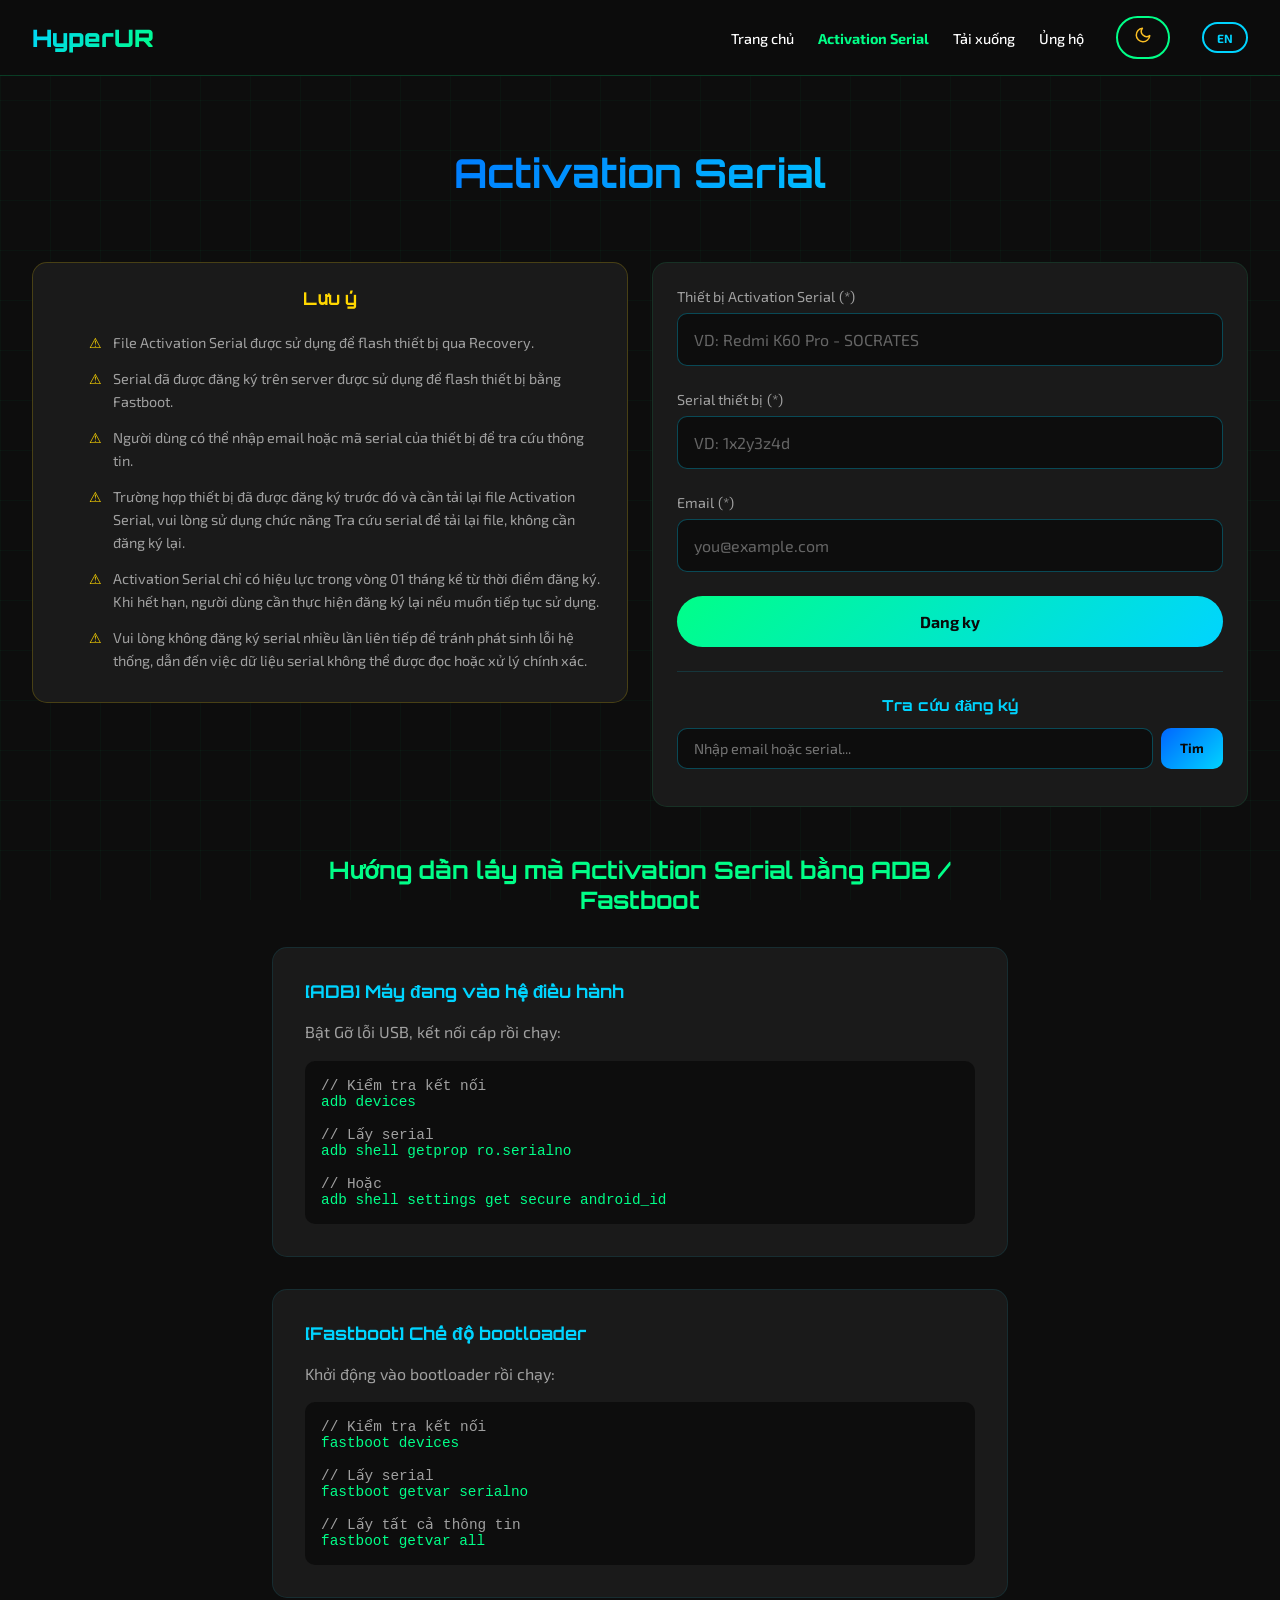
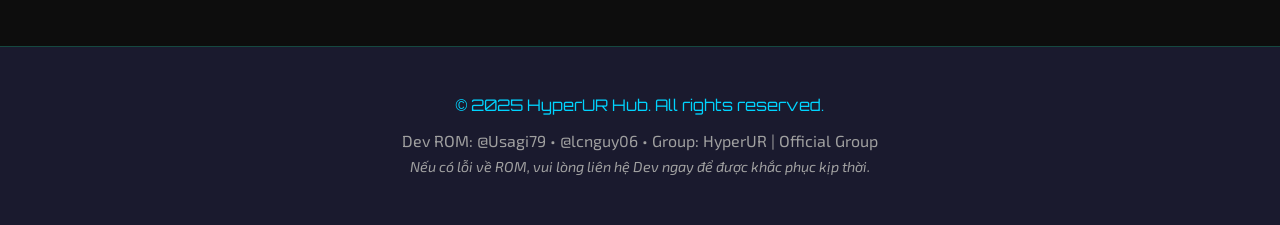
<file: serial.html>
<!DOCTYPE html>
<html lang="vi">
<head>
    <meta charset="UTF-8">
    <meta name="viewport" content="width=device-width, initial-scale=1.0">
    <title>Activation Serial - HyperUR</title>
    <link rel="icon" href="img/logo.png" type="image/png">
    <link rel="preconnect" href="https://fonts.googleapis.com">
    <link rel="preconnect" href="https://fonts.gstatic.com" crossorigin>
    <link href="https://fonts.googleapis.com/css2?family=Exo+2:wght@400;500;700&family=Orbitron:wght@500;700;900&display=swap" rel="stylesheet">
    <link rel="stylesheet" href="style.css">
    <script src="translations.js"></script>
    <script src="devices.js"></script>
    <style>
        .register-page {
            padding-top: 100px;
            min-height: 100vh;
        }

        .register-header {
            text-align: center;
            padding: 3rem 2rem;
            max-width: 700px;
            margin: 0 auto;
        }

        .register-header h1 {
            font-family: 'Orbitron', sans-serif;
            font-size: 2.5rem;
            margin-bottom: 1rem;
            background: linear-gradient(135deg, var(--accent-blue), var(--accent-cyan));
            -webkit-background-clip: text;
            -webkit-text-fill-color: transparent;
            background-clip: text;
        }

        .register-header p {
            color: var(--text-secondary);
            font-size: 1.1rem;
            line-height: 1.6;
        }

        /* Form Section */
        .form-section {
            padding: 2rem;
            max-width: 600px;
            margin: 0 auto;
        }

        .register-form {
            background: var(--card-bg);
            padding: 2.5rem;
            border-radius: 20px;
            border: 1px solid rgba(0, 255, 136, 0.1);
        }


        .form-group {
            margin-bottom: 1.5rem;
        }

        .form-group label {
            display: block;
            font-family: 'Orbitron', sans-serif;
            font-size: 0.9rem;
            color: var(--accent-cyan);
            margin-bottom: 0.5rem;
        }

        .form-group label span {
            color: var(--text-secondary);
            font-family: 'Exo 2', sans-serif;
            font-weight: 400;
        }

        .form-group input {
            width: 100%;
            padding: 1rem;
            border-radius: 10px;
            border: 1px solid rgba(0, 212, 255, 0.3);
            background: var(--background);
            color: var(--text-primary);
            font-size: 1rem;
            font-family: 'Exo 2', sans-serif;
            transition: all 0.3s ease;
        }

        .form-group input:focus {
            outline: none;
            border-color: var(--accent-cyan);
            box-shadow: var(--glow-cyan);
        }

        .form-group input::placeholder {
            color: var(--text-secondary);
            opacity: 0.6;
        }

        .form-hint {
            font-size: 0.85rem;
            color: var(--text-secondary);
            margin-top: 0.5rem;
        }

        .submit-btn {
            width: 100%;
            padding: 1rem 2rem;
            border-radius: 30px;
            background: linear-gradient(135deg, var(--accent-green), var(--accent-cyan));
            color: var(--primary);
            border: none;
            font-size: 1rem;
            font-weight: 700;
            cursor: pointer;
            transition: all 0.3s ease;
            font-family: 'Exo 2', sans-serif;
        }

        .submit-btn:hover {
            transform: translateY(-3px);
            box-shadow: var(--glow-green);
        }

        .submit-btn:disabled {
            opacity: 0.6;
            cursor: not-allowed;
            transform: none;
        }

        /* Form + Search Side by Side */
        .form-search-wrapper {
            display: flex;
            gap: 1.5rem;
            max-width: 1400px;
            margin: 0 auto;
            padding: 0 2rem;
            align-items: flex-start;
        }

        .panel-note {
            flex: 1;
        }

        .panel-form {
            flex: 1;
        }

        .panel-form .register-form {
            background: var(--card-bg);
            padding: 1.5rem;
            border-radius: 15px;
            border: 1px solid rgba(0, 255, 136, 0.1);
        }

        .panel-search {
            flex: 1;
        }

        .note-section {
            background: var(--card-bg);
            padding: 1.5rem;
            border-radius: 15px;
            border: 1px solid rgba(255, 215, 0, 0.2);
        }

        .note-section h2 {
            font-family: 'Orbitron', sans-serif;
            font-size: 1.1rem;
            color: var(--accent-yellow, #ffd700);
            margin-bottom: 1rem;
            text-align: center;
        }

        .note-list {
            padding-left: 2rem;
            margin: 0;
            list-style: none;
        }

        .note-list li {
            color: var(--text-secondary);
            font-size: 0.9rem;
            line-height: 1.6;
            padding: 0.4rem 0;
            padding-left: 1.5rem;
            position: relative;
        }

        .note-list li::before {
            content: '⚠';
            position: absolute;
            left: 0;
            color: var(--accent-yellow, #ffd700);
        }

        /* Guide Section */
        .guide-section {
            padding: 3rem 2rem;
            max-width: 800px;
            margin: 0 auto;
        }

        .guide-section h2 {
            font-family: 'Orbitron', sans-serif;
            font-size: 1.5rem;
            color: var(--accent-green);
            margin-bottom: 2rem;
            text-align: center;
        }

        .guide-grid {
            display: grid;
            gap: 2rem;
        }

        .guide-card {
            background: var(--card-bg);
            padding: 2rem;
            border-radius: 15px;
            border: 1px solid rgba(0, 212, 255, 0.1);
        }

        .guide-card h3 {
            font-family: 'Orbitron', sans-serif;
            font-size: 1.1rem;
            color: var(--accent-cyan);
            margin-bottom: 1rem;
            display: flex;
            align-items: center;
            gap: 0.5rem;
        }

        .guide-card p {
            color: var(--text-secondary);
            margin-bottom: 1rem;
            line-height: 1.6;
        }

        .code-block {
            background: var(--background);
            padding: 1rem;
            border-radius: 10px;
            font-family: 'Consolas', 'Monaco', monospace;
            font-size: 0.9rem;
            color: var(--accent-green);
            overflow-x: auto;
        }

        .code-block span {
            color: var(--text-secondary);
        }

        .guide-steps {
            list-style: none;
            color: var(--text-secondary);
        }

        .guide-steps li {
            padding: 0.5rem 0;
            padding-left: 1.5rem;
            position: relative;
        }

        .guide-steps li::before {
            content: '→';
            position: absolute;
            left: 0;
            color: var(--accent-green);
        }

        /* Search Result Styles */
        .search-section {
            max-width: 600px;
            margin: 0 auto;
            padding: 2rem;
        }

        .search-box {
            background: var(--card-bg);
            padding: 1.5rem;
            border-radius: 15px;
            border: 1px solid rgba(0, 212, 255, 0.2);
            overflow: hidden;
        }

        .search-box * {
            max-width: 100%;
            font-size: unset;
        }

        .search-result-item {
            background: var(--background);
            padding: 1rem;
            border-radius: 10px;
            margin-top: 0.5rem;
            border-left: 3px solid var(--accent-green);
        }

        .search-result-item p {
            margin: 0.3rem 0;
            color: var(--text-secondary);
            font-size: 0.9rem;
        }

        .search-result-item strong {
            color: var(--text-primary);
        }

        .search-result-item .serial-val {
            color: var(--accent-green);
            font-family: 'Consolas', 'Monaco', monospace;
        }

        .search-no-results {
            text-align: center;
            color: var(--text-secondary);
            padding: 1rem;
            font-style: italic;
        }

        .search-error {
            color: #ff6b6b;
            text-align: center;
            padding: 0.5rem;
        }

        @media (max-width: 768px) {
            .register-header h1 {
                font-size: 1.8rem;
            }

            .register-form {
                padding: 1.5rem;
            }

            .form-search-wrapper {
                flex-direction: column;
                padding: 0 1rem;
            }

            .search-box button {
                padding: 0.8rem 1rem !important;
                font-size: 0.85rem !important;
            }

            .search-box input {
                font-size: 0.9rem !important;
            }

        }
    </style>
</head>
<body>
    <header>
        <div class="logo"><a href="index.html" style="text-decoration:none;color:inherit;">HyperUR</a></div>
        <nav>
            <ul class="nav-links">
                <li><a href="index.html" data-i18n="nav.home">Trang chủ</a></li>
                <li><a href="serial.html" class="active" data-i18n="nav.register">Activation Serial</a></li>
                <li><a href="download.html" data-i18n="nav.download">Tải xuống</a></li>
                <li><a href="support.html" data-i18n="nav.support">Ủng hộ</a></li>
            </ul>
            <button class="theme-toggle" id="themeToggle"></button>
            <button class="lang-toggle" id="langToggle">EN</button>
            <div class="hamburger" id="hamburger">
                <span></span>
                <span></span>
                <span></span>
            </div>
        </nav>
    </header>

    <div class="register-page">
        <!-- Serial Registration Form -->
        <section class="serial-form-section" id="serialFormSection" style="display: block;">
            <!-- Header -->
            <section class="register-header">
                <h1 data-i18n="register.header.title">Activation Serial</h1>
            </section>

            <!-- Three Panels Side by Side -->
            <div class="form-search-wrapper">
                <!-- Panel 1: Lưu ý -->
                <div class="panel-note">
                    <div class="note-section">
                        <h2 data-i18n="register.note.title">Lưu ý</h2>
                        <ul class="note-list">
                            <li data-i18n="register.note.1">File Activation Serial được sử dụng để flash thiết bị qua Recovery.</li>
                            <li data-i18n="register.note.2">Serial đã được đăng ký trên server được sử dụng để flash thiết bị bằng Fastboot.</li>
                            <li data-i18n="register.note.3">Người dùng có thể nhập email hoặc mã serial của thiết bị để tra cứu thông tin.</li>
                            <li data-i18n="register.note.4">Trường hợp thiết bị đã được đăng ký trước đó và cần tải lại file Activation Serial, vui lòng sử dụng chức năng Tra cứu serial để tải lại file, không cần đăng ký lại.</li>
                            <li data-i18n="register.note.5">Activation Serial chỉ có hiệu lực trong vòng 01 tháng kể từ thời điểm đăng ký. Khi hết hạn, người dùng cần thực hiện đăng ký lại nếu muốn tiếp tục sử dụng.</li>
                            <li data-i18n="register.note.6">Vui lòng không đăng ký serial nhiều lần liên tiếp để tránh phát sinh lỗi hệ thống, dẫn đến việc dữ liệu serial không thể được đọc hoặc xử lý chính xác.</li>
                        </ul>
                    </div>
                </div>

                <!-- Panel 2: Đăng ký + Tra cứu -->
                <div class="panel-form">
                    <div class="register-form">
                        <form onsubmit="handleRegister(event)">
                            <div class="form-group">
                                <label><span data-i18n="register.serial.label">Thiết bị Activation Serial</span> <span data-i18n="register.serial.required">(*)</span></label>
                                <input type="text" id="serial" data-i18n-placeholder="register.serial.placeholder" placeholder="VD: Redmi K60 Pro - SOCRATES" required list="device-suggestions">
                                <datalist id="device-suggestions"></datalist>
                            </div>

                            <div class="form-group">
                                <label><span data-i18n="register.serial.input.label">Serial thiết bị</span> <span data-i18n="register.serial.required">(*)</span></label>
                                <input type="text" id="serialDevice" data-i18n-placeholder="register.serial.input.placeholder" placeholder="VD: 1x2y3z4d" required>
                            </div>

                            <div class="form-group">
                                <label><span data-i18n="register.email.label">Email</span> <span data-i18n="register.serial.required">(*)</span></label>
                                <input type="email" id="email" data-i18n-placeholder="register.email.placeholder" placeholder="you@example.com" required>
                            </div>

                            <button type="submit" class="submit-btn" id="registerSubmitBtn" data-i18n="register.submit">Dang ky</button>
                        </form>

                        <hr style="border: none; border-top: 1px solid rgba(0, 212, 255, 0.15); margin: 1.5rem 0;">

                        <h3 style="font-family: 'Orbitron', sans-serif; font-size: 0.95rem; color: var(--accent-cyan); margin-bottom: 0.8rem; text-align: center;" data-i18n="register.search.title">Tra cứu đăng ký</h3>
                        <div style="display: flex; gap: 0.5rem;">
                            <input type="text" id="searchInput" data-i18n-placeholder="register.search.placeholder" placeholder="Nhập email hoặc serial..." style="flex: 1; padding: 0.7rem 1rem; border-radius: 10px; border: 1px solid rgba(0, 212, 255, 0.3); background: var(--background); color: var(--text-primary); font-size: 0.9rem; font-family: 'Exo 2', sans-serif;">
                            <button onclick="handleSearch()" style="padding: 0.7rem 1.2rem; border-radius: 10px; background: linear-gradient(135deg, var(--accent-blue), var(--accent-cyan)); color: var(--primary); border: none; font-weight: 700; cursor: pointer; font-family: 'Exo 2', sans-serif; white-space: nowrap;" data-i18n="register.search.btn">Tim</button>
                        </div>
                        <div id="searchResults" style="margin-top: 0.8rem;"></div>
                    </div>
                </div>
            </div>

            <!-- Guide Section -->
            <section class="guide-section">
            <h2 data-i18n="register.guide.title">Hướng dẫn lấy mã Activation Serial bằng ADB / Fastboot</h2>

            <div class="guide-grid">
                <!-- ADB -->
                <div class="guide-card">
                    <h3 data-i18n="register.guide.adb.title">[ADB] Máy đang vào hệ điều hành</h3>
                    <p data-i18n="register.guide.adb.desc">Bật Gỡ lỗi USB, kết nối cáp rồi chạy:</p>
                    <div class="code-block">
                        <span data-i18n="register.guide.adb.check">// Kiểm tra kết nối</span><br>
                        adb devices<br><br>
                        <span data-i18n="register.guide.adb.get">// Lấy serial</span><br>
                        adb shell getprop ro.serialno<br><br>
                        <span data-i18n="register.guide.adb.or">// Hoặc</span><br>
                        adb shell settings get secure android_id
                    </div>
                </div>

                <!-- Fastboot -->
                <div class="guide-card">
                    <h3 data-i18n="register.guide.fastboot.title">[Fastboot] Chế độ bootloader</h3>
                    <p data-i18n="register.guide.fastboot.desc">Khởi động vào bootloader rồi chạy:</p>
                    <div class="code-block">
                        <span data-i18n="register.guide.fastboot.check">// Kiểm tra kết nối</span><br>
                        fastboot devices<br><br>
                        <span data-i18n="register.guide.fastboot.get">// Lấy serial</span><br>
                        fastboot getvar serialno<br><br>
                        <span data-i18n="register.guide.fastboot.all">// Lấy tất cả thông tin</span><br>
                        fastboot getvar all
                    </div>
                </div>

            </div>
        </section>
        </section>
    </div>

    <footer>
        <p class="dev-info" data-i18n="footer.copyright">© 2025 HyperUR Hub. All rights reserved.</p>
        <p>Dev ROM: @Usagi79 • @lcnguy06 • Group: HyperUR | Official Group</p>
        <p class="contact-msg" data-i18n="footer.contact">Nếu có lỗi về ROM, vui lòng liên hệ Dev ngay để được khắc phục kịp thời.</p>
    </footer>

    <script src="script.js"></script>
    <script>
        document.addEventListener('DOMContentLoaded', function() {
            // Populate device datalist
            const datalist = document.getElementById('device-suggestions');
            if (datalist && typeof devices !== 'undefined') {
                devices.forEach(function(d) {
                    const opt = document.createElement('option');
                    opt.value = d.name + ' - ' + d.codeName;
                    datalist.appendChild(opt);
                });
            }

            const serialFormSection = document.getElementById('serialFormSection');
            if (serialFormSection) serialFormSection.style.display = 'block';
        });

        const API_ENDPOINT = 'http://localhost:8080/api/register-serial';

        function handleRegister(event) {
            event.preventDefault();

            const serial = document.getElementById('serial').value;
            const serialDevice = document.getElementById('serialDevice').value;
            const email = document.getElementById('email').value;
            const submitBtn = document.getElementById('registerSubmitBtn');

            const t = window._t || {};

            // Disable button and show loading
            submitBtn.disabled = true;
            submitBtn.textContent = t['register.loading'] || 'Đang xử lý...';

            // Save to localStorage
            const serials = JSON.parse(localStorage.getItem('hyperur_serials') || '[]');
            serials.push({
                serial: serial,
                serialDevice: serialDevice,
                email: email,
                date: new Date().toISOString()
            });
            localStorage.setItem('hyperur_serials', JSON.stringify(serials));

            // Send to backend API
            fetch(API_ENDPOINT, {
                method: 'POST',
                headers: {
                    'Content-Type': 'application/json'
                },
                body: JSON.stringify({
                    serial: serial,
                    serialDevice: serialDevice,
                    email: email,
                    date: new Date().toISOString()
                })
            })
            .then(response => {
                if (!response.ok) {
                    throw new Error('Server error');
                }
                return response.json();
            })
            .then(data => {
                const successTitle = t['register.success.title'] || 'Đăng ký thành công!';
                const serialInputLabel = t['register.serial.input.label'] || 'Serial thiết bị:';
                const emailLabel = t['register.success.email'] || 'Email:';
                const notifyMsg = t['register.success.notify'] || 'Bạn sẽ nhận được thông báo khi có bản cập nhật phù hợp.';
                const emailSentMsg = t['register.success.emailSent'] || 'Thông tin đăng ký đã được gửi đến email của bạn.';
                alert(`${successTitle}\n\nThiết bị: ${serial}\n${serialInputLabel} ${serialDevice}\n${emailLabel} ${email}\n\n${emailSentMsg}\n${notifyMsg}`);

                // Reset form
                document.querySelector('.register-form form').reset();
            })
            .catch(error => {
                console.error('Registration error:', error);
                const errorTitle = t['register.error.title'] || 'Đăng ký thất bại';
                const networkMsg = t['register.error.network'] || 'Không thể kết nối đến server. Vui lòng thử lại.';
                alert(`${errorTitle}\n${networkMsg}`);
            })
            .finally(() => {
                submitBtn.disabled = false;
                submitBtn.textContent = t['register.submit'] || 'Dang ky';
            });
        }

        function handleSearch() {
            const query = document.getElementById('searchInput').value.trim().toLowerCase();
            const resultsDiv = document.getElementById('searchResults');

            const t = window._t || {};
            if (!query) {
                resultsDiv.innerHTML = '<p class="search-error">' + (t['register.search.error'] || 'Vui lòng nhập email hoặc serial để tra cứu.') + '</p>';
                return;
            }

            const serials = JSON.parse(localStorage.getItem('hyperur_serials') || '[]');
            const results = serials.filter(item =>
                item.email.toLowerCase().includes(query) ||
                item.serial.toLowerCase().includes(query)
            );

            if (results.length === 0) {
                resultsDiv.innerHTML = '<p class="search-no-results">' + (t['register.search.noResults'] || 'Không tìm thấy kết quả nào.') + '</p>';
                return;
            }

            const serialLabel = t['register.search.serial'] || 'Activation Serial:';
            const deviceLabel = t['register.search.device'] || 'Thiết bị:';
            const emailLabel = t['register.search.email'] || 'Email:';
            const dateLabel = t['register.search.date'] || 'Ngày đăng ký:';
            resultsDiv.innerHTML = results.map(item => {
                const date = new Date(item.date);
                const dateStr = date.toLocaleDateString('vi-VN', { day: '2-digit', month: '2-digit', year: 'numeric' });
                return `
                    <div class="search-result-item">
                        <p><strong>${serialLabel}</strong> <span class="serial-val">${item.serial}</span></p>
                        ${item.serialDevice ? '<p><strong>' + deviceLabel + '</strong> ' + item.serialDevice + '</p>' : ''}
                        <p><strong>${emailLabel}</strong> ${item.email}</p>
                        <p><strong>${dateLabel}</strong> ${dateStr}</p>
                    </div>
                `;
            }).join('');
        }

        // Enter key to search
        document.addEventListener('DOMContentLoaded', function() {
            const searchInput = document.getElementById('searchInput');
            if (searchInput) {
                searchInput.addEventListener('keypress', function(e) {
                    if (e.key === 'Enter') {
                        e.preventDefault();
                        handleSearch();
                    }
                });
            }
            if (typeof initI18n === 'function') initI18n();
        });
    </script>
</body>
</html>
</file>
<file: style.css>
:root {
    --primary: #0a0a0a;
    --secondary: #1a1a2e;
    --accent-green: #00ff88;
    --accent-cyan: #00d4ff;
    --accent-blue: #0066ff;
    --accent-lime: #aaff00;
    --text-primary: #ffffff;
    --text-secondary: #a0a0a0;
    --background: #0d0d0d;
    --card-bg: #1a1a1a;
    --glow-green: 0 0 20px rgba(0, 255, 136, 0.3);
    --glow-cyan: 0 0 20px rgba(0, 212, 255, 0.3);
}

.light-mode {
    --background: #f5f5f5;
    --card-bg: #ffffff;
    --text-primary: #0a0a0a;
    --text-secondary: #555555;
    --primary: #ffffff;
    --secondary: #e8e8e8;
    --glow-green: 0 0 15px rgba(0, 200, 100, 0.2);
    --glow-cyan: 0 0 15px rgba(0, 150, 220, 0.2);
}

* {
    margin: 0;
    padding: 0;
    box-sizing: border-box;
}

html {
    scroll-behavior: smooth;
}

body {
    font-family: 'Exo 2', sans-serif;
    background-color: var(--background);
    color: var(--text-primary);
    transition: background-color 0.3s ease, color 0.3s ease;
    overflow-x: hidden;
    width: 100%;
    max-width: 100vw;
}

/* Background Pattern */
body::before {
    content: '';
    position: fixed;
    top: 0;
    left: 0;
    width: 100%;
    height: 100%;
    background-image:
        linear-gradient(rgba(0, 255, 136, 0.03) 1px, transparent 1px),
        linear-gradient(90deg, rgba(0, 255, 136, 0.03) 1px, transparent 1px);
    background-size: 50px 50px;
    pointer-events: none;
    z-index: -1;
}

/* Header */
header {
    position: fixed;
    top: 0;
    left: 0;
    right: 0;
    background: rgba(13, 13, 13, 0.9);
    backdrop-filter: blur(10px);
    padding: 1rem 2rem;
    z-index: 1000;
    display: flex;
    justify-content: space-between;
    align-items: center;
    border-bottom: 1px solid rgba(0, 255, 136, 0.2);
    width: 100%;
    max-width: 100vw;
    box-sizing: border-box;
}

.light-mode header {
    background: rgba(245, 245, 245, 0.9);
}

.logo {
    font-family: 'Orbitron', sans-serif;
    font-size: 1.5rem;
    font-weight: 900;
    background: linear-gradient(135deg, var(--accent-cyan), var(--accent-green));
    -webkit-background-clip: text;
    -webkit-text-fill-color: transparent;
    background-clip: text;
}

nav {
    display: flex;
    align-items: center;
    gap: 2rem;
    max-width: 100%;
    box-sizing: border-box;
}

.nav-links {
    display: flex;
    list-style: none;
    gap: 1.5rem;
    flex-wrap: nowrap;
}

.nav-links a {
    color: var(--text-primary);
    text-decoration: none;
    font-weight: 500;
    transition: color 0.3s ease;
    font-size: 0.9rem;
}

.nav-links a:hover {
    color: var(--accent-green);
}

.nav-links a.active {
    color: var(--accent-green);
    font-weight: 700;
}

.theme-toggle {
    background: transparent;
    border: 2px solid var(--accent-green);
    color: var(--accent-green);
    padding: 0.5rem 1rem;
    border-radius: 25px;
    cursor: pointer;
    font-size: 1.2rem;
    transition: all 0.3s ease;
}

.theme-toggle:hover {
    background: var(--accent-green);
    color: var(--primary);
    box-shadow: var(--glow-green);
}

.lang-toggle {
    background: transparent;
    border: 2px solid var(--accent-cyan);
    color: var(--accent-cyan);
    padding: 0.4rem 0.8rem;
    border-radius: 20px;
    cursor: pointer;
    font-size: 0.75rem;
    font-weight: 700;
    font-family: 'Exo 2', sans-serif;
    transition: all 0.3s ease;
    min-width: 44px;
}

.lang-toggle:hover {
    background: var(--accent-cyan);
    color: var(--primary);
    box-shadow: var(--glow-cyan);
}

.hamburger {
    display: none;
    flex-direction: column;
    gap: 5px;
    cursor: pointer;
    padding: 5px;
}

.hamburger span {
    width: 25px;
    height: 2px;
    background: var(--text-primary);
    transition: all 0.3s ease;
    transform-origin: center;
}

.hamburger.active span:nth-child(1) {
    transform: rotate(45deg) translate(5px, 5px);
}

.hamburger.active span:nth-child(2) {
    opacity: 0;
}

.hamburger.active span:nth-child(3) {
    transform: rotate(-45deg) translate(5px, -5px);
}

/* Hero Section */
.hero {
    min-height: 70vh;
    display: flex;
    flex-direction: column;
    justify-content: center;
    align-items: center;
    text-align: center;
    padding: 7rem 2rem 2rem;
    position: relative;
}

.hero::after {
    content: '';
    position: absolute;
    top: 50%;
    left: 50%;
    transform: translate(-50%, -50%);
    width: 600px;
    height: 600px;
    background: radial-gradient(circle, rgba(0, 255, 136, 0.1) 0%, transparent 70%);
    pointer-events: none;
}

.hero h1 {
    font-family: 'Orbitron', sans-serif;
    font-size: 4rem;
    font-weight: 900;
    margin-bottom: 1rem;
    position: relative;
}

.hero h1 .hyper {
    background: linear-gradient(135deg, var(--accent-blue), var(--accent-cyan));
    -webkit-background-clip: text;
    -webkit-text-fill-color: transparent;
    background-clip: text;
}

.hero h1 .mods {
    background: linear-gradient(135deg, var(--accent-green), var(--accent-lime));
    -webkit-background-clip: text;
    -webkit-text-fill-color: transparent;
    background-clip: text;
}

.hero .subtitle {
    font-size: 1.3rem;
    color: var(--text-secondary);
    margin-bottom: 2rem;
    max-width: 600px;
}

.hero-buttons {
    display: flex;
    gap: 1rem;
    flex-wrap: wrap;
    justify-content: center;
}

.btn {
    padding: 1rem 2rem;
    border-radius: 30px;
    text-decoration: none;
    font-weight: 700;
    transition: all 0.3s ease;
    display: inline-block;
}

.btn-primary {
    background: linear-gradient(135deg, var(--accent-green), var(--accent-cyan));
    color: var(--primary);
    border: none;
}

.btn-primary:hover {
    transform: translateY(-3px);
    box-shadow: var(--glow-green);
}

.btn-secondary {
    background: transparent;
    border: 2px solid var(--accent-cyan);
    color: var(--accent-cyan);
}

.btn-secondary:hover {
    background: var(--accent-cyan);
    color: var(--primary);
    box-shadow: var(--glow-cyan);
}

.btn-tertiary {
    background: transparent;
    border: 2px solid var(--accent-blue);
    color: var(--accent-blue);
}

.btn-tertiary:hover {
    background: var(--accent-blue);
    color: white;
    box-shadow: 0 0 20px rgba(0, 102, 255, 0.4);
}

/* Features Section */
.features {
    padding: 4rem 2rem;
    max-width: 1200px;
    margin: 0 auto;
}

.section-title {
    font-family: 'Orbitron', sans-serif;
    font-size: 2rem;
    text-align: center;
    margin-bottom: 3rem;
    color: var(--accent-green);
}

.features-grid {
    display: grid;
    grid-template-columns: repeat(auto-fit, minmax(280px, 1fr));
    gap: 2rem;
}

.feature-card {
    background: var(--card-bg);
    padding: 2rem;
    border-radius: 20px;
    border: 1px solid rgba(0, 255, 136, 0.1);
    transition: all 0.3s ease;
    cursor: pointer;
}

.feature-card:hover {
    transform: translateY(-10px);
    border-color: var(--accent-green);
    box-shadow: var(--glow-green);
}

.feature-icon {
    font-size: 3rem;
    margin-bottom: 1rem;
    overflow: hidden;
    display: inline-block;
    min-width: 3.5rem;
    min-height: 3.5rem;
    line-height: 1;
    text-align: center;
}

@media (max-width: 768px) {
    .feature-icon {
        font-size: 2.2rem;
        min-width: 2.8rem;
        min-height: 2.8rem;
    }
}

.feature-card h3 {
    font-family: 'Orbitron', sans-serif;
    font-size: 1.2rem;
    margin-bottom: 1rem;
    color: var(--accent-cyan);
}

.feature-card p {
    color: var(--text-secondary);
    line-height: 1.6;
}

/* Slider Section */
.slider-section {
    padding: 4rem 2rem;
    background: var(--secondary);
}

.slider-container {
    max-width: 800px;
    margin: 0 auto;
    position: relative;
    overflow: hidden;
    touch-action: pan-x;
}

.slider {
    display: flex;
    transition: transform 0.5s cubic-bezier(0.25, 0.46, 0.45, 0.94);
    touch-action: pan-y;
    user-select: none;
    -webkit-user-select: none;
    overflow: hidden;
}

.slide {
    min-width: 100%;
    padding: 3rem;
    text-align: center;
    background: var(--card-bg);
    border-radius: 20px;
    border: 1px solid rgba(0, 212, 255, 0.2);
    flex-shrink: 0;
}

.slide-num {
    font-family: 'Orbitron', sans-serif;
    font-size: 4rem;
    font-weight: 900;
    background: linear-gradient(135deg, var(--accent-cyan), var(--accent-green));
    -webkit-background-clip: text;
    -webkit-text-fill-color: transparent;
    background-clip: text;
    opacity: 0.3;
}

.slider-controls {
    display: flex;
    justify-content: center;
    align-items: center;
    gap: 1rem;
    margin-top: 2rem;
}

.slider-btn {
    background: transparent;
    border: 2px solid var(--accent-cyan);
    color: var(--accent-cyan);
    width: 50px;
    height: 50px;
    border-radius: 50%;
    font-size: 1.5rem;
    cursor: pointer;
    transition: all 0.3s ease;
}

.slider-btn:hover {
    background: var(--accent-cyan);
    color: var(--primary);
    box-shadow: var(--glow-cyan);
}

.slider-dots {
    display: flex;
    gap: 0.5rem;
}

.dot {
    width: 12px;
    height: 12px;
    border-radius: 50%;
    background: var(--text-secondary);
    cursor: pointer;
    transition: all 0.3s ease;
}

.dot.active {
    background: var(--accent-green);
    box-shadow: var(--glow-green);
}

/* Info Cards Section */
.info-section {
    padding: 4rem 2rem;
    max-width: 1200px;
    margin: 0 auto;
}

.info-grid {
    display: grid;
    grid-template-columns: repeat(auto-fit, minmax(300px, 1fr));
    gap: 2rem;
}

.info-card {
    background: var(--card-bg);
    padding: 2rem;
    border-radius: 20px;
    border: 1px solid rgba(0, 255, 136, 0.1);
    transition: all 0.3s ease;
    text-align: center;
}

.info-card:hover {
    transform: translateY(-5px);
    border-color: var(--accent-cyan);
    box-shadow: var(--glow-cyan);
}

.info-card-icon {
    font-size: 3rem;
    margin-bottom: 1rem;
    overflow: hidden;
    display: inline-block;
    min-width: 3.5rem;
    min-height: 3.5rem;
    line-height: 1;
    text-align: center;
}

@media (max-width: 768px) {
    .info-card-icon {
        font-size: 2.2rem;
        min-width: 2.8rem;
        min-height: 2.8rem;
    }
}

.info-card h3 {
    font-family: 'Orbitron', sans-serif;
    font-size: 1.3rem;
    margin-bottom: 1rem;
    color: var(--accent-green);
}

.info-card p {
    color: var(--text-secondary);
    line-height: 1.6;
}

/* Footer */
footer {
    background: var(--secondary);
    padding: 3rem 2rem;
    text-align: center;
    border-top: 1px solid rgba(0, 255, 136, 0.2);
}

footer p {
    color: var(--text-secondary);
    margin-bottom: 0.5rem;
}

footer .dev-info {
    font-family: 'Orbitron', sans-serif;
    color: var(--accent-cyan);
    margin-bottom: 1rem;
}

footer .contact-msg {
    font-style: italic;
    color: var(--text-secondary);
    font-size: 0.9rem;
}

/* Mobile Responsive */
@media (max-width: 768px) {
    html, body {
        overflow-x: hidden !important;
        max-width: 100vw;
    }

    .hamburger {
        display: flex;
        flex-shrink: 0;
        z-index: 1001;
    }

    .nav-links {
        position: fixed;
        top: 70px;
        left: 0;
        right: 0;
        background: var(--card-bg);
        flex-direction: column;
        padding: 2rem;
        gap: 1rem;
        transform: translateY(-150%);
        transition: transform 0.3s ease;
        border-bottom: 1px solid var(--accent-green);
        z-index: 999;
        overflow-x: hidden;
        width: 100%;
        max-width: 100vw;
        box-sizing: border-box;
        touch-action: pan-y;
    }

    .nav-links.active {
        transform: translateY(0);
    }

    .nav-links.active::before {
        content: '';
        position: fixed;
        top: 0;
        left: 0;
        right: 0;
        bottom: 0;
        background: rgba(0, 0, 0, 0.5);
        z-index: -1;
    }

    .nav-links a {
        width: 100%;
        text-align: center;
        padding: 0.75rem 0;
        font-size: 1rem;
    }

    .theme-toggle {
        flex-shrink: 0;
        z-index: 1001;
    }

    .lang-toggle {
        flex-shrink: 0;
        z-index: 1001;
    }

    .hero h1 {
        font-size: 2.5rem;
    }

    .hero .subtitle {
        font-size: 1rem;
    }

    .hero-buttons {
        flex-direction: column;
        width: 100%;
    }

    .btn {
        width: 100%;
        text-align: center;
    }

    .slider-container {
        max-width: 100%;
        padding: 0;
        overflow: hidden;
    }

    .slider {
        cursor: grab;
    }

    .slider-controls {
        margin-top: 1.5rem;
        gap: 0.5rem;
    }

    .slider-btn {
        width: 40px;
        height: 40px;
        font-size: 1rem;
    }

    .slide {
        padding: 1.5rem;
    }

    .slide-num {
        font-size: 2.5rem;
    }

    .intro-content {
        padding: 2rem 1rem;
    }

    .commitment-grid,
    .feature-detail-grid,
    .credits-grid,
    .cta-grid {
        grid-template-columns: 1fr;
    }

    .apps-grid {
        grid-template-columns: repeat(2, 1fr);
    }
}

/* Intro Section */
.intro-section {
    padding: 2rem 2rem;
    background: var(--background);
}

.intro-content {
    max-width: 1200px;
    margin: 0 auto;
}

.intro-desc {
    font-size: 1.1rem;
    color: var(--text-secondary);
    text-align: center;
    margin-bottom: 3rem;
    line-height: 1.8;
}

/* Commitments */
.commitments {
    margin-bottom: 4rem;
}

.commitments h3 {
    font-family: 'Orbitron', sans-serif;
    font-size: 1.5rem;
    color: var(--accent-green);
    margin-bottom: 2rem;
    text-align: center;
}

.commitment-grid {
    display: grid;
    grid-template-columns: repeat(auto-fit, minmax(250px, 1fr));
    gap: 1.5rem;
}

.commitment-item {
    display: flex;
    gap: 1rem;
    background: var(--card-bg);
    padding: 1.5rem;
    border-radius: 15px;
    border: 1px solid rgba(0, 255, 136, 0.1);
    transition: all 0.3s ease;
}

.commitment-item:hover {
    border-color: var(--accent-green);
    box-shadow: var(--glow-green);
}

.commitment-icon {
    font-size: 2rem;
    flex-shrink: 0;
    overflow: hidden;
    min-width: 2.5rem;
    text-align: center;
}

@media (max-width: 768px) {
    .commitment-icon {
        font-size: 1.6rem;
        min-width: 2rem;
    }
}

.commitment-item h4 {
    font-family: 'Orbitron', sans-serif;
    font-size: 1rem;
    color: var(--accent-cyan);
    margin-bottom: 0.5rem;
}

.commitment-item p {
    color: var(--text-secondary);
    font-size: 0.9rem;
    line-height: 1.5;
}

/* Feature Detail */
.features-detail {
    margin-bottom: 4rem;
}

.features-detail h3 {
    font-family: 'Orbitron', sans-serif;
    font-size: 1.5rem;
    color: var(--accent-green);
    margin-bottom: 2rem;
    text-align: center;
}

.feature-detail-grid {
    display: grid;
    grid-template-columns: repeat(auto-fit, minmax(300px, 1fr));
    gap: 1.5rem;
}

.feature-detail-card {
    background: var(--card-bg);
    padding: 1.5rem;
    border-radius: 15px;
    border: 1px solid rgba(0, 212, 255, 0.1);
    transition: all 0.3s ease;
}

.feature-detail-card:hover {
    border-color: var(--accent-cyan);
    box-shadow: var(--glow-cyan);
}

.feature-detail-icon {
    font-size: 2rem;
    margin-bottom: 1rem;
    overflow: hidden;
    display: inline-block;
    min-width: 2.5rem;
    min-height: 2.5rem;
    line-height: 1;
    text-align: center;
}

@media (max-width: 768px) {
    .feature-detail-icon {
        font-size: 1.6rem;
        min-width: 2rem;
        min-height: 2rem;
    }
}

.feature-detail-card h4 {
    font-family: 'Orbitron', sans-serif;
    font-size: 1.1rem;
    color: var(--accent-cyan);
    margin-bottom: 0.8rem;
}

.feature-detail-card p {
    color: var(--text-secondary);
    font-size: 0.9rem;
    line-height: 1.6;
}

/* Apps Section */
.apps-section {
    margin-bottom: 4rem;
}

.apps-section h3 {
    font-family: 'Orbitron', sans-serif;
    font-size: 1.5rem;
    color: var(--accent-green);
    margin-bottom: 2rem;
    text-align: center;
}

.apps-grid {
    display: grid;
    grid-template-columns: repeat(auto-fit, minmax(150px, 1fr));
    gap: 1rem;
}

.app-tag {
    background: var(--card-bg);
    padding: 0.8rem 1.2rem;
    border-radius: 10px;
    text-align: center;
    font-size: 0.9rem;
    color: var(--text-secondary);
    border: 1px solid rgba(0, 255, 136, 0.1);
    transition: all 0.3s ease;
}

.app-tag:hover {
    border-color: var(--accent-green);
    color: var(--accent-green);
}

/* Credits Section */
.credits-section {
    margin-bottom: 4rem;
}

.credits-section h3 {
    font-family: 'Orbitron', sans-serif;
    font-size: 1.5rem;
    color: var(--accent-green);
    margin-bottom: 2rem;
    text-align: center;
}

.credits-grid {
    display: grid;
    grid-template-columns: repeat(auto-fit, minmax(200px, 1fr));
    gap: 1.5rem;
}

.credit-item {
    background: var(--card-bg);
    padding: 1.5rem;
    border-radius: 15px;
    text-align: center;
    border: 1px solid rgba(0, 212, 255, 0.1);
    transition: all 0.3s ease;
}

.credit-item:hover {
    border-color: var(--accent-cyan);
    box-shadow: var(--glow-cyan);
}

.credit-icon {
    font-size: 2rem;
    display: block;
    margin-bottom: 0.8rem;
    overflow: hidden;
    min-width: 2.5rem;
    text-align: center;
}

@media (max-width: 768px) {
    .credit-icon {
        font-size: 1.6rem;
        min-width: 2rem;
    }
}

.credit-item strong {
    display: block;
    color: var(--accent-cyan);
    margin-bottom: 0.5rem;
    font-size: 0.95rem;
}

.credit-item p {
    color: var(--text-secondary);
    font-size: 0.85rem;
}

/* Support Section */
.support-section {
    margin-bottom: 4rem;
    text-align: center;
}

.support-section h3 {
    font-family: 'Orbitron', sans-serif;
    font-size: 1.5rem;
    color: var(--accent-green);
    margin-bottom: 2rem;
}

.support-info {
    display: inline-block;
    background: var(--card-bg);
    padding: 2rem;
    border-radius: 15px;
    border: 1px solid rgba(0, 255, 136, 0.1);
}

.support-item {
    margin-bottom: 1rem;
}

.support-item:last-child {
    margin-bottom: 0;
}

.support-item strong {
    color: var(--accent-cyan);
    margin-right: 0.5rem;
}

.support-item span {
    color: var(--text-secondary);
}

/* CTA Section */
.cta-section {
    text-align: center;
}

.cta-section h3 {
    font-family: 'Orbitron', sans-serif;
    font-size: 1.5rem;
    color: var(--accent-green);
    margin-bottom: 2rem;
}

.cta-grid {
    display: grid;
    grid-template-columns: repeat(auto-fit, minmax(250px, 1fr));
    gap: 1.5rem;
    margin-bottom: 2rem;
}

.cta-item {
    background: var(--card-bg);
    padding: 1.5rem;
    border-radius: 15px;
    border: 1px solid rgba(0, 255, 136, 0.1);
    transition: all 0.3s ease;
}

.cta-item:hover {
    border-color: var(--accent-green);
    box-shadow: var(--glow-green);
}

.cta-icon {
    font-size: 2rem;
    display: block;
    margin-bottom: 0.8rem;
    overflow: hidden;
    min-width: 2.5rem;
    text-align: center;
}

.cta-item p {
    color: var(--text-secondary);
    font-size: 0.95rem;
}

.cta-tagline {
    font-family: 'Orbitron', sans-serif;
    font-size: 1.2rem;
    color: var(--accent-cyan);
    margin-top: 2rem;
}

/* Core Features */
.core-features {
    padding: 4rem 2rem;
    max-width: 1200px;
    margin: 0 auto;
}
</file>
